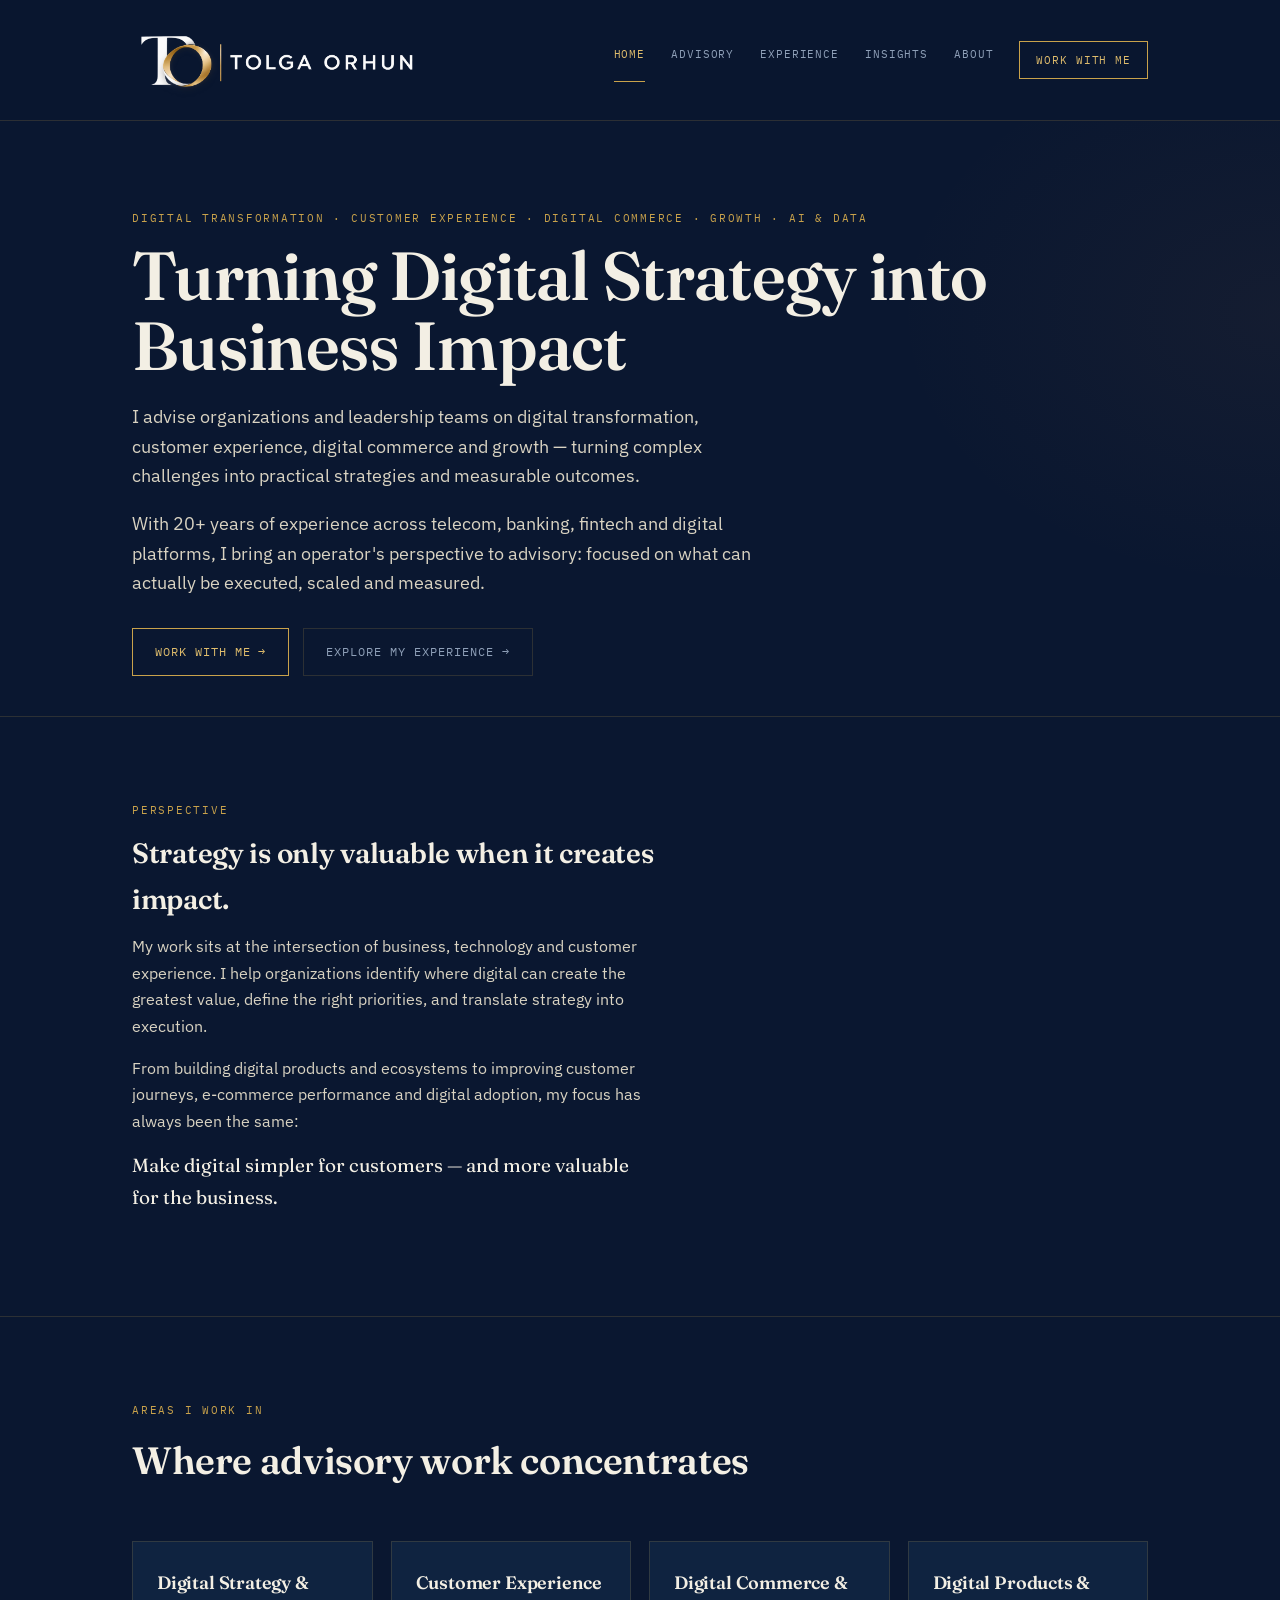
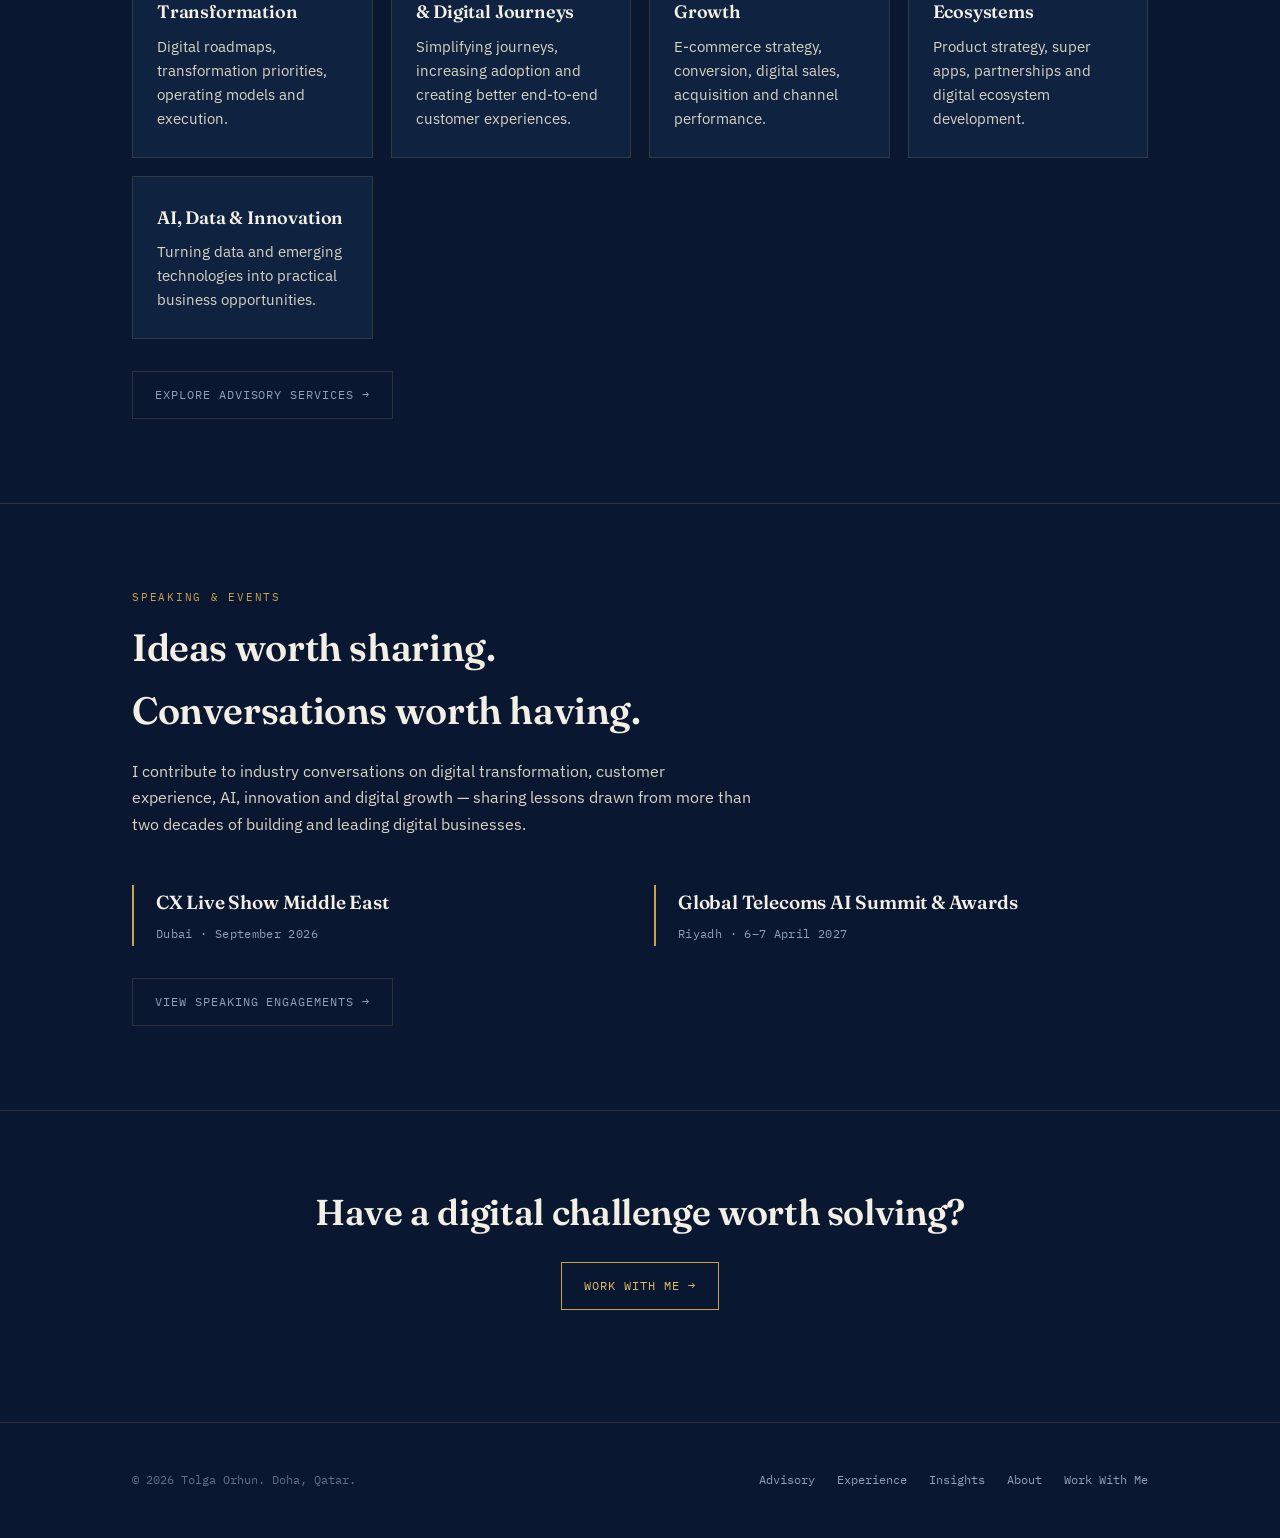
<file: index.html>
<!DOCTYPE html>
<html lang="en">
<head>
<meta charset="UTF-8" />
<meta name="viewport" content="width=device-width, initial-scale=1.0" />
<title>Tolga Orhun — Turning Digital Strategy into Business Impact</title>
<meta name="description" content="Tolga Orhun advises organizations and leadership teams on digital transformation, customer experience, digital commerce and growth." />
<link rel="icon" type="image/png" href="favicon.png" />
<link rel="preconnect" href="https://fonts.googleapis.com">
<link rel="preconnect" href="https://fonts.gstatic.com" crossorigin>
<link href="https://fonts.googleapis.com/css2?family=Fraunces:opsz,wght@9..144,500;9..144,600;9..144,700&family=IBM+Plex+Sans:wght@400;500;600&family=IBM+Plex+Mono:wght@400;500&display=swap" rel="stylesheet">
<link rel="stylesheet" href="styles.css" />
</head>
<body>

<nav class="site-nav">
  <div class="wrap">
    <a class="brand" href="index.html"><span class="brand-lockup"><img src="logo-light.png" alt="Tolga Orhun"></span></a>
    <button class="nav-toggle" id="navToggle" aria-label="Toggle menu" aria-expanded="false">☰</button>
    <div class="nav-links" id="navLinks">
      <a href="index.html" aria-current="page">Home</a>
      <a href="advisory.html">Advisory</a>
      <a href="experience.html">Experience</a>
      <a href="insights.html">Insights</a>
      <a href="about.html">About</a>
      <a href="work-with-me.html" class="nav-cta">Work With Me</a>
    </div>
  </div>
</nav>

<header class="hero">
  <div class="wrap">
    <p class="eyebrow">Digital Transformation · Customer Experience · Digital Commerce · Growth · AI &amp; Data</p>
    <h1>Turning Digital Strategy into Business Impact</h1>
    <p class="pitch">I advise organizations and leadership teams on digital transformation, customer experience, digital commerce and growth — turning complex challenges into practical strategies and measurable outcomes.</p>
    <p class="pitch">With 20+ years of experience across telecom, banking, fintech and digital platforms, I bring an operator's perspective to advisory: focused on what can actually be executed, scaled and measured.</p>
    <div class="hero-actions">
      <a class="btn" href="work-with-me.html">Work With Me →</a>
      <a class="btn ghost" href="experience.html">Explore My Experience →</a>
    </div>
  </div>
</header>

<section class="section">
  <div class="wrap two-col">
    <div>
      <p class="eyebrow">Perspective</p>
      <h2 style="font-size:28px; margin-top:10px;">Strategy is only valuable when it creates impact.</h2>
      <p>My work sits at the intersection of business, technology and customer experience. I help organizations identify where digital can create the greatest value, define the right priorities, and translate strategy into execution.</p>
      <p>From building digital products and ecosystems to improving customer journeys, e-commerce performance and digital adoption, my focus has always been the same:</p>
      <p style="font-family:var(--font-display); font-size:19px; color:var(--ivory);">Make digital simpler for customers — and more valuable for the business.</p>
    </div>
  </div>
</section>

<hr class="divider" />

<section class="section">
  <div class="wrap">
    <div class="section-head">
      <p class="eyebrow">Areas I Work In</p>
      <h2>Where advisory work concentrates</h2>
    </div>

    <div class="mini-cards">
      <div class="mini-card">
        <h3>Digital Strategy &amp; Transformation</h3>
        <p>Digital roadmaps, transformation priorities, operating models and execution.</p>
      </div>

      <div class="mini-card">
        <h3>Customer Experience &amp; Digital Journeys</h3>
        <p>Simplifying journeys, increasing adoption and creating better end-to-end customer experiences.</p>
      </div>

      <div class="mini-card">
        <h3>Digital Commerce &amp; Growth</h3>
        <p>E-commerce strategy, conversion, digital sales, acquisition and channel performance.</p>
      </div>

      <div class="mini-card">
        <h3>Digital Products &amp; Ecosystems</h3>
        <p>Product strategy, super apps, partnerships and digital ecosystem development.</p>
      </div>

      <div class="mini-card">
        <h3>AI, Data &amp; Innovation</h3>
        <p>Turning data and emerging technologies into practical business opportunities.</p>
      </div>
    </div>

    <div style="margin-top:32px;">
      <a class="btn ghost" href="advisory.html">Explore Advisory Services →</a>
    </div>
  </div>
</section>

<hr class="divider" />

<section class="section">
  <div class="wrap">
    <div class="section-head">
      <p class="eyebrow">Speaking &amp; Events</p>
      <h2>Ideas worth sharing. Conversations worth having.</h2>
      <p style="max-width:620px; margin-top:10px;">I contribute to industry conversations on digital transformation, customer experience, AI, innovation and digital growth — sharing lessons drawn from more than two decades of building and leading digital businesses.</p>
    </div>

    <div class="speaking-preview-grid">

      <div class="speaking-preview-card">
        <h3>CX Live Show Middle East</h3>
        <p>Dubai · September 2026</p>
      </div>

      <div class="speaking-preview-card">
        <h3>Global Telecoms AI Summit &amp; Awards</h3>
        <p>Riyadh · 6–7 April 2027</p>
      </div>

    </div>

    <div style="margin-top:32px;">
      <a class="btn ghost" href="about.html#speaking">View Speaking Engagements →</a>
    </div>
  </div>
</section>

<section class="cta-band">
  <div class="wrap">
    <h2>Have a digital challenge worth solving?</h2>
    <a class="btn" href="work-with-me.html">Work With Me →</a>
  </div>
</section>

<footer class="site-footer">
  <div class="wrap footer-row">
    <p>© 2026 Tolga Orhun. Doha, Qatar.</p>
    <div class="footer-links">
      <a href="advisory.html">Advisory</a>
      <a href="experience.html">Experience</a>
      <a href="insights.html">Insights</a>
      <a href="about.html">About</a>
      <a href="work-with-me.html">Work With Me</a>
    </div>
  </div>
</footer>

<script src="script.js"></script>
</body>
</html>
</file>
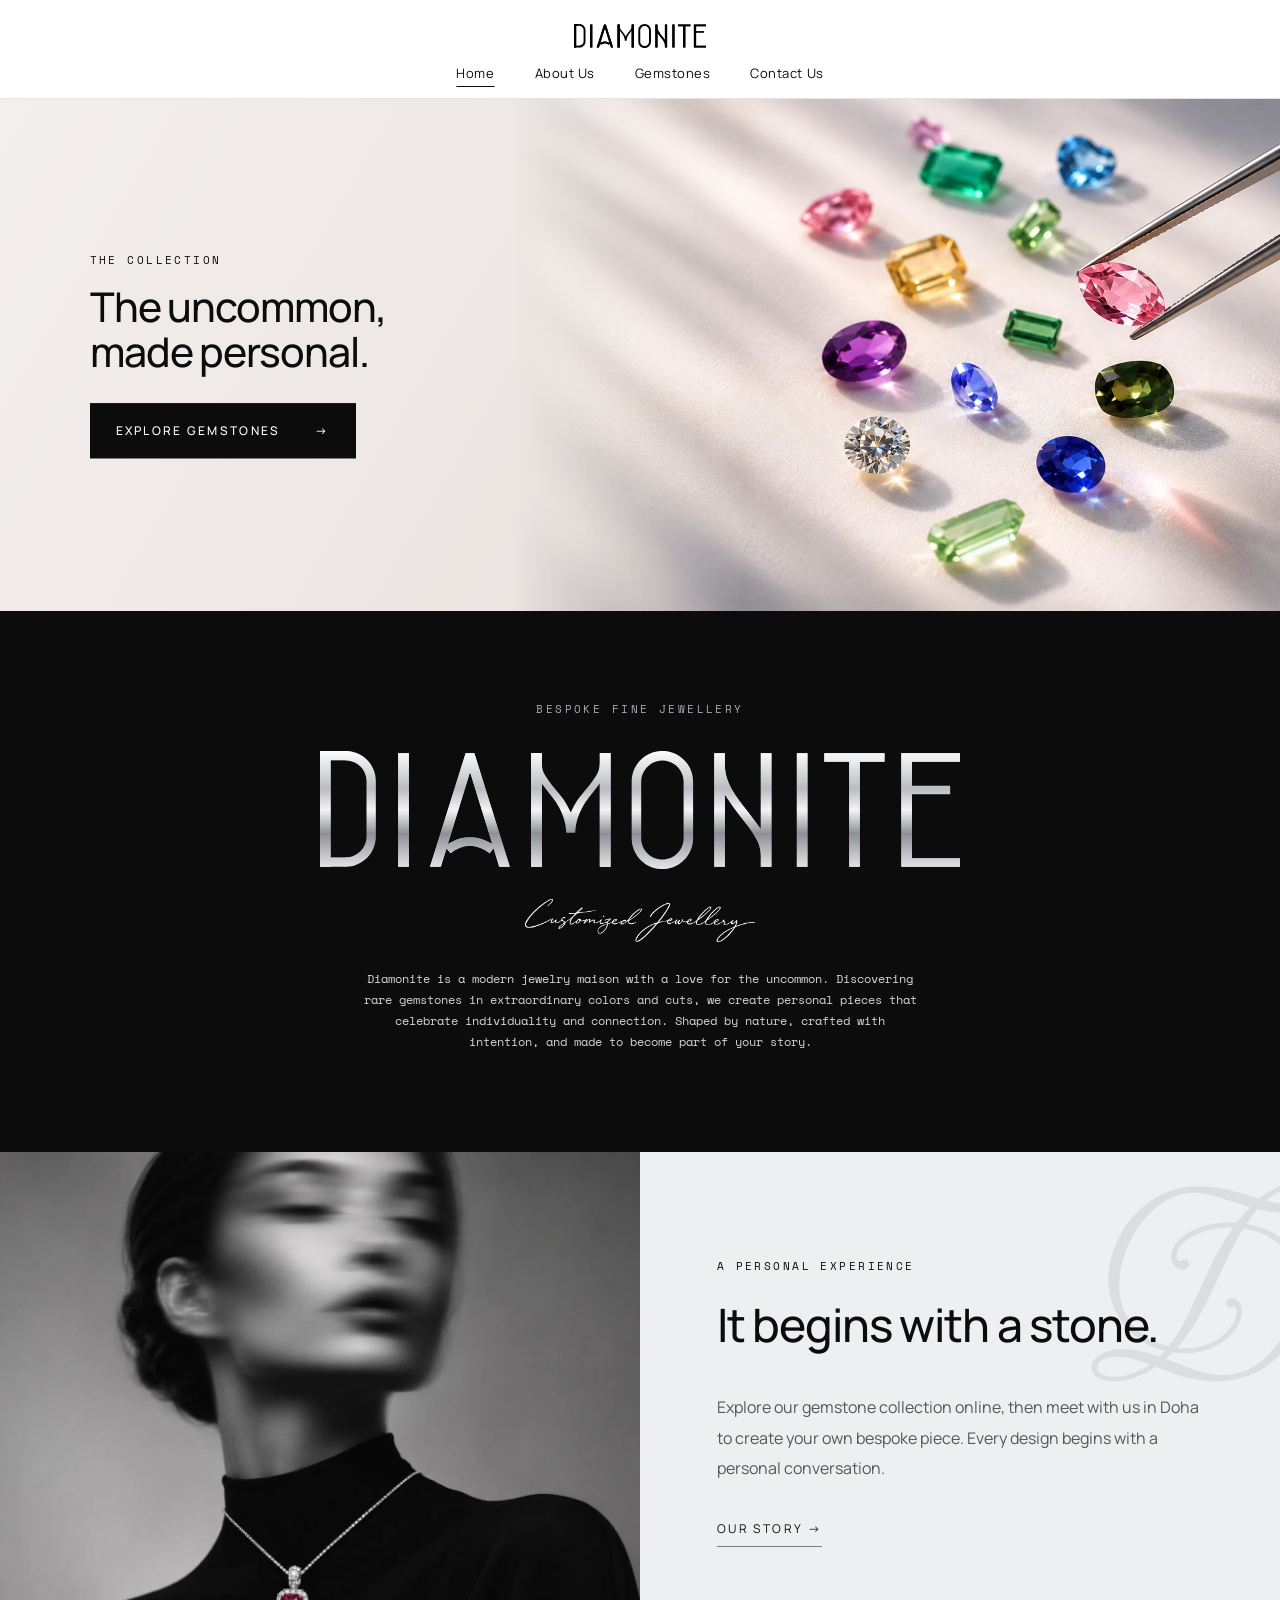
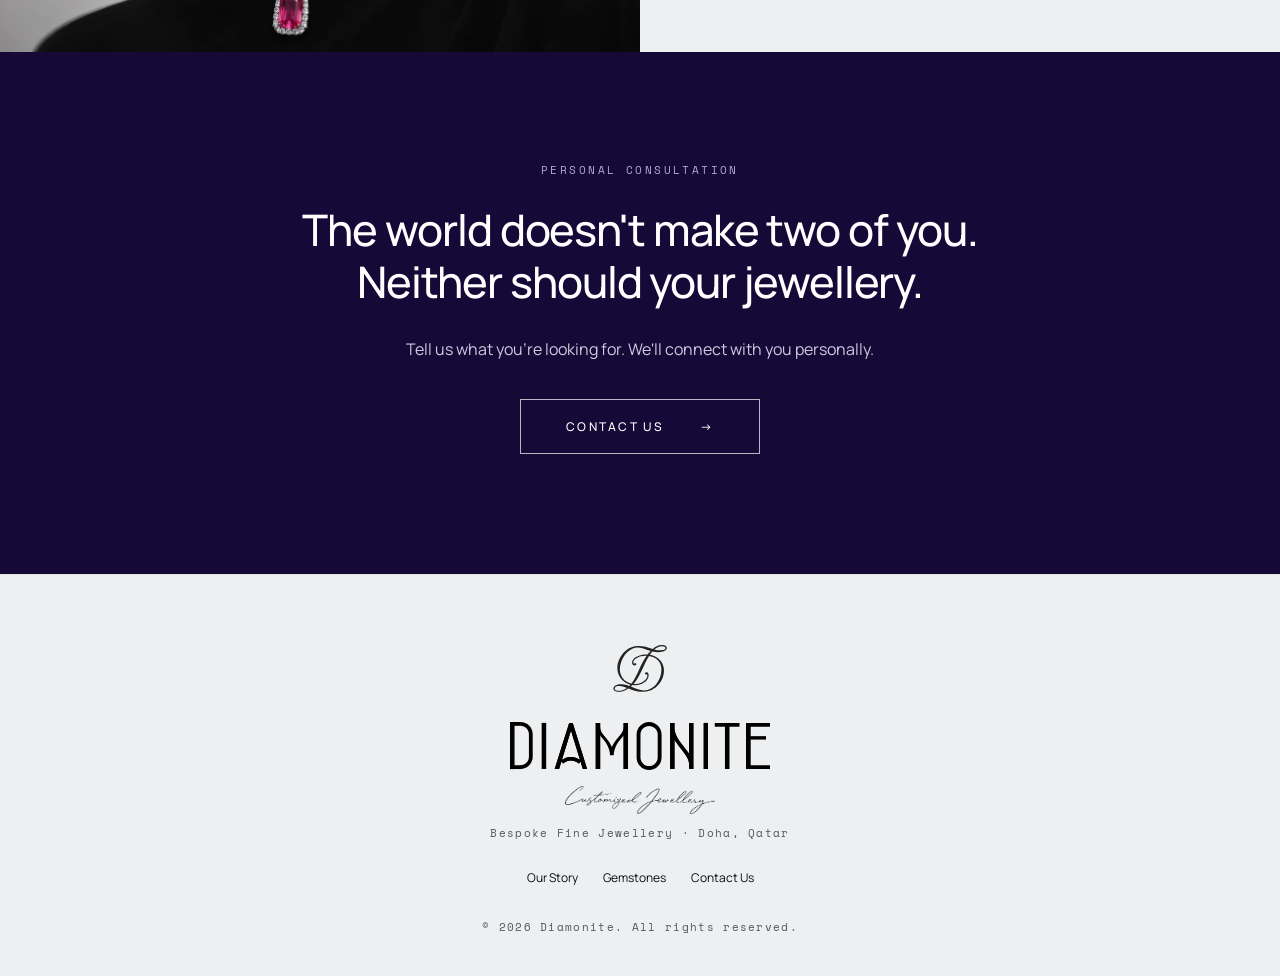
<file: diamonite/index.html>
<!doctype html><html lang="en"><head><meta charset="utf-8"><meta name="viewport" content="width=device-width, initial-scale=1"><meta name="theme-color" content="#ffffff"><meta name="description" content="Diamonite — bespoke fine jewellery in Doha. Discover gemstones and create something uniquely yours."><title>Uniquely Yours | Diamonite</title><link rel="preconnect" href="https://fonts.googleapis.com"><link rel="preconnect" href="https://fonts.gstatic.com" crossorigin><link rel="stylesheet" href="https://fonts.googleapis.com/css2?family=Manrope:wght@300;400;500;600&family=Space+Mono&display=swap"><link rel="icon" href="assets/brand/favicon.svg" type="image/svg+xml"><link rel="stylesheet" href="style.css?v=9"></head><body><header class="header"><button class="menu-toggle" aria-label="Open menu" aria-expanded="false">☰</button><a class="brand" href="index.html"><img src="assets/brand/wordmark.svg" alt="Diamonite" width="937" height="172"></a><nav class="desktop-nav" aria-label="Main navigation"><a href="index.html" aria-current="page">Home</a><a href="about.html">About Us</a><a href="gemstones.html">Gemstones</a><a href="contact.html">Contact Us</a></nav><a class="header-contact" href="contact.html">CONTACT</a></header><nav class="mobile-nav" aria-label="Mobile navigation"><a href="index.html" aria-current="page">Home</a><a href="about.html">About Us</a><a href="gemstones.html">Gemstones</a><a href="contact.html">Contact Us</a></nav><main><section class="home-hero"><picture><img src="assets/hero-gems.webp" alt="Loose coloured gemstones on a white surface, one held in tweezers" width="1536" height="1024" fetchpriority="high"></picture><div class="hero-copy"><div class="eyebrow">THE COLLECTION</div><p class="hero-title">The uncommon,<br>made personal.</p><a class="button dark" href="gemstones.html">EXPLORE GEMSTONES <span aria-hidden="true">→</span></a></div></section><section class="intro"><div class="eyebrow">BESPOKE FINE JEWELLERY</div><h1 class="intro-wordmark"><span class="visually-hidden">Diamonite — Uniquely Yours</span></h1><img class="intro-script" src="assets/brand/script.png" alt="Customized Jewellery" width="376" height="71"><p class="intro-statement">Diamonite is a modern jewelry maison with a love for the uncommon. Discovering rare gemstones in extraordinary colors and cuts, we create personal pieces that celebrate individuality and connection. Shaped by nature, crafted with intention, and made to become part of your story.</p></section><section class="home-story"><div class="home-story-image"><img src="assets/editorial-1.webp" loading="lazy" alt="Editorial portrait with a colourful gemstone pendant"></div><div class="home-story-copy"><img class="story-monogram" src="assets/brand/monogram.svg" alt="" width="320" height="278"><div class="eyebrow">A PERSONAL EXPERIENCE</div><h2>It begins with a stone.</h2><p>Explore our gemstone collection online, then meet with us in Doha to create your own bespoke piece. Every design begins with a personal conversation.</p><a class="text-link" href="about.html">OUR STORY →</a></div></section><section class="consult"><div class="eyebrow">PERSONAL CONSULTATION</div><h2>The world doesn't make two of you. Neither should your jewellery.</h2><p>Tell us what you're looking for. We'll connect with you personally.</p><a class="button light" href="contact.html">CONTACT US <span aria-hidden="true">→</span></a></section></main><footer><img class="footer-monogram" src="assets/brand/monogram.svg" alt="" width="320" height="278"><img class="footer-wordmark" src="assets/brand/wordmark.svg" alt="Diamonite" width="937" height="172"><img class="footer-script" src="assets/brand/script.png" alt="Customized Jewellery" width="376" height="71"><p>Bespoke Fine Jewellery · Doha, Qatar</p><div class="footer-links"><a href="about.html">Our Story</a><a href="gemstones.html">Gemstones</a><a href="contact.html">Contact Us</a></div><small>© 2026 Diamonite. All rights reserved.</small></footer><script src="app.js?v=9" defer></script></body></html>
</file>
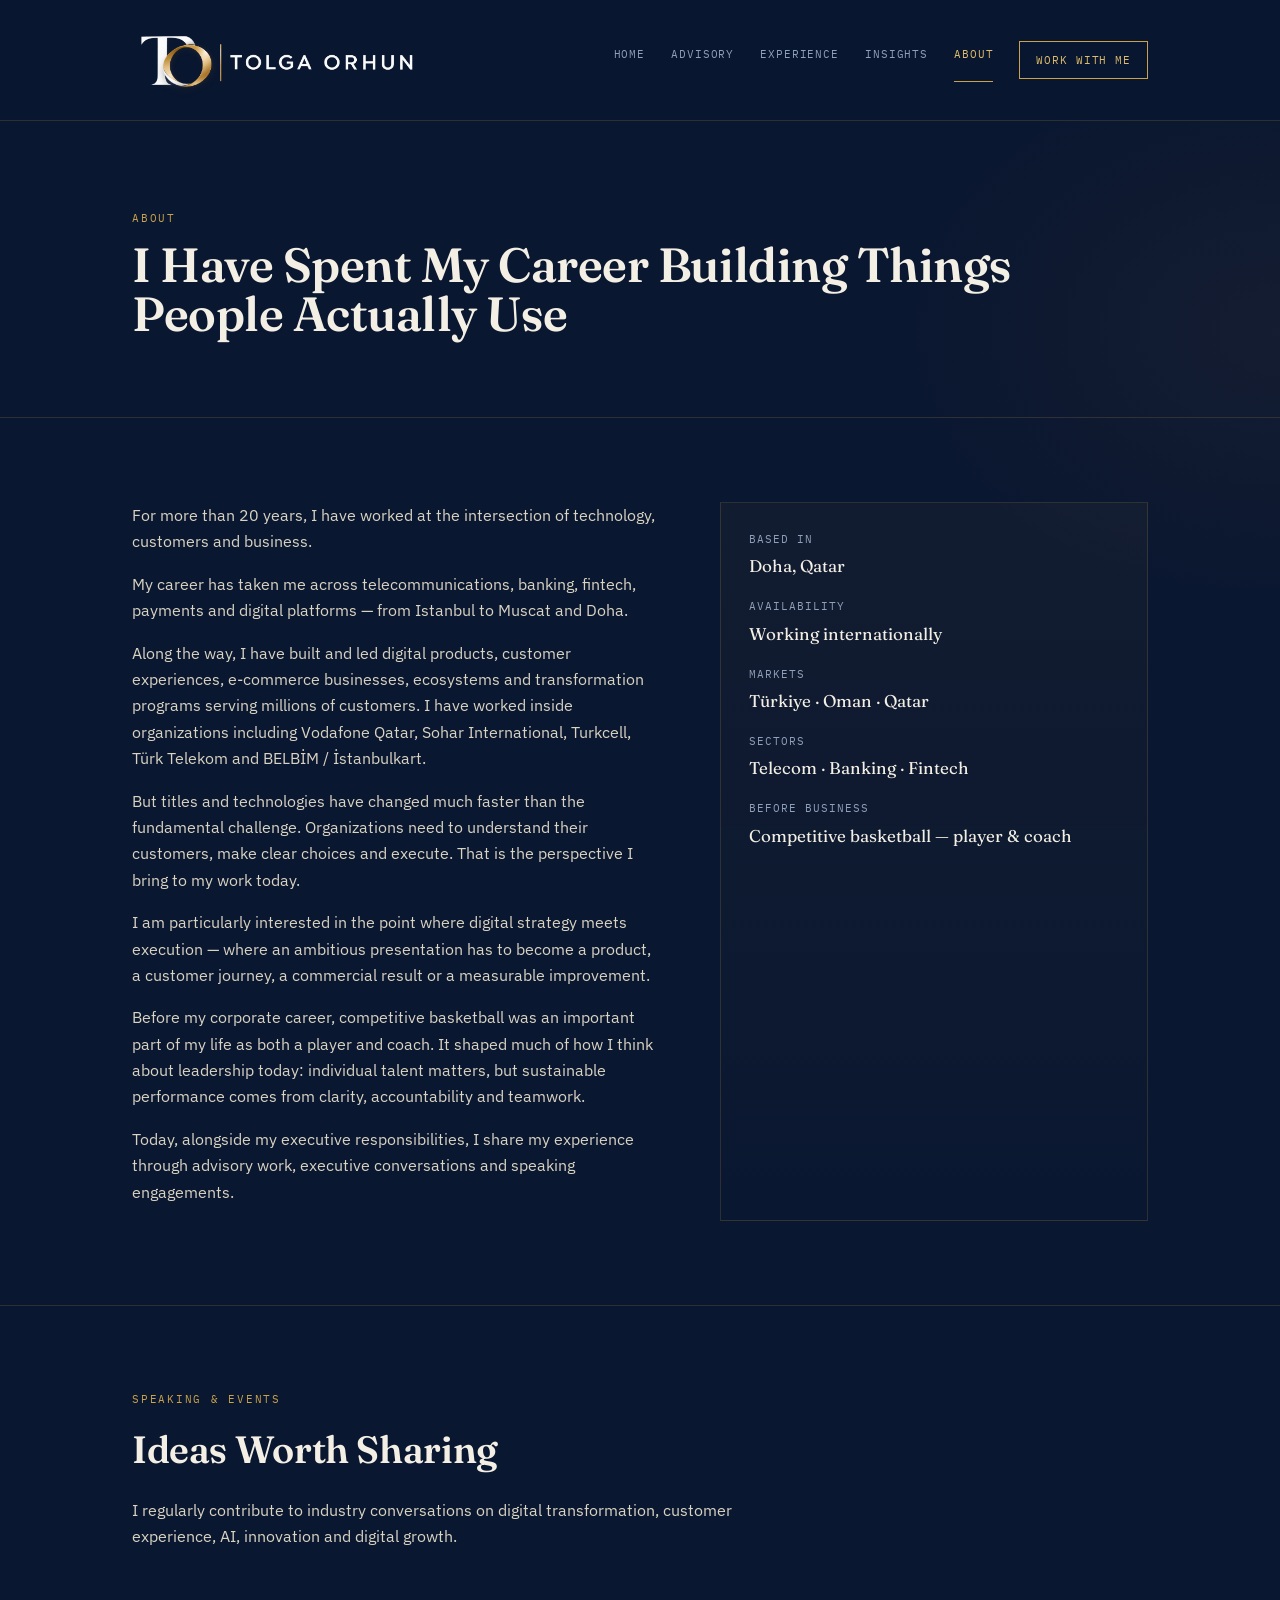
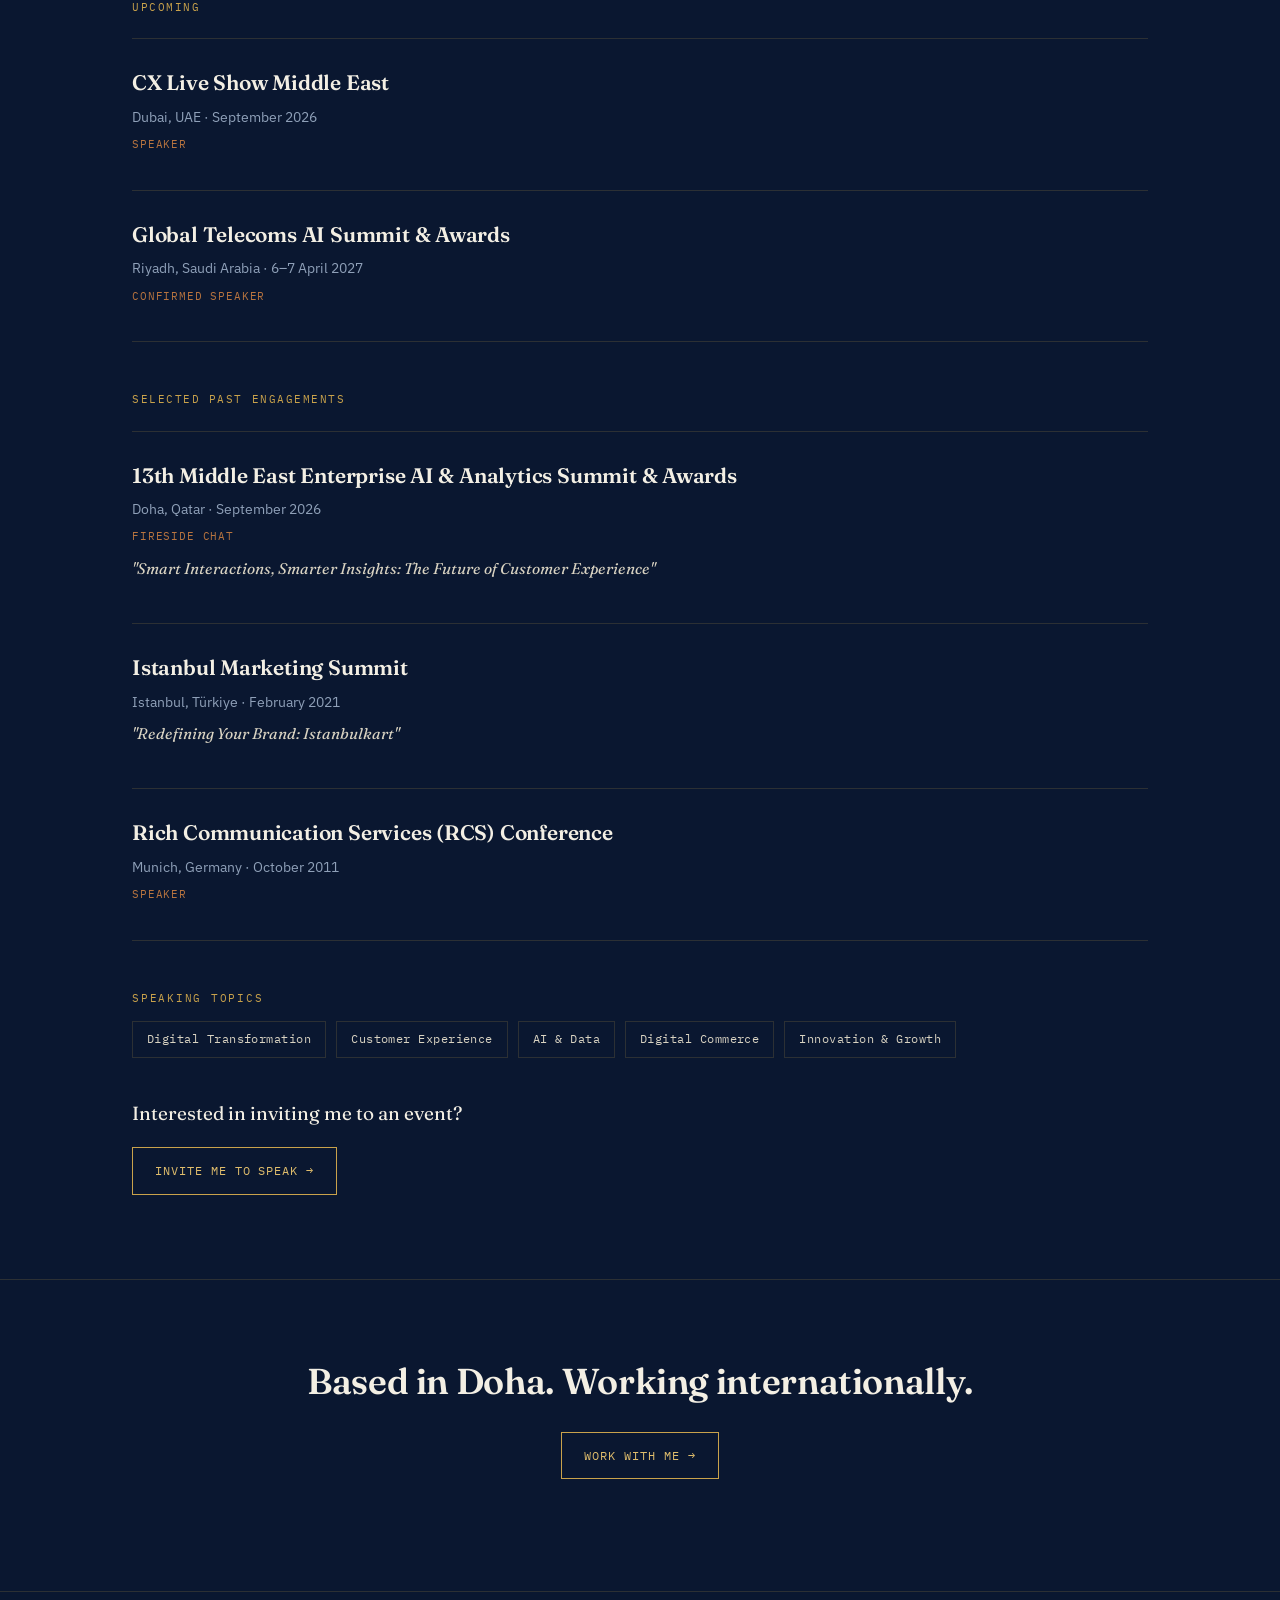
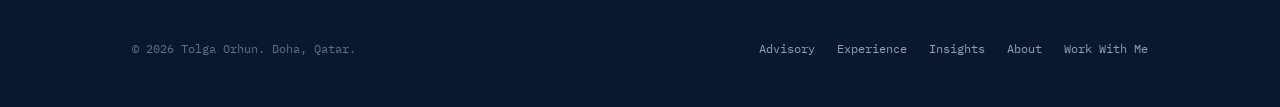
<file: about.html>
<!DOCTYPE html>
<html lang="en">
<head>
<meta charset="UTF-8" />
<meta name="viewport" content="width=device-width, initial-scale=1.0" />
<title>About — Tolga Orhun</title>
<link rel="icon" type="image/png" href="favicon.png" />
<link rel="preconnect" href="https://fonts.googleapis.com">
<link rel="preconnect" href="https://fonts.gstatic.com" crossorigin>
<link href="https://fonts.googleapis.com/css2?family=Fraunces:opsz,wght@9..144,500;9..144,600;9..144,700&family=IBM+Plex+Sans:wght@400;500;600&family=IBM+Plex+Mono:wght@400;500&display=swap" rel="stylesheet">
<link rel="stylesheet" href="styles.css" />
</head>
<body>

<nav class="site-nav">
  <div class="wrap">
    <a class="brand" href="index.html"><span class="brand-lockup"><img src="logo-light.png" alt="Tolga Orhun"></span></a>
    <button class="nav-toggle" id="navToggle" aria-label="Toggle menu" aria-expanded="false">☰</button>
    <div class="nav-links" id="navLinks">
      <a href="index.html">Home</a>
      <a href="advisory.html">Advisory</a>
      <a href="experience.html">Experience</a>
      <a href="insights.html">Insights</a>
      <a href="about.html" aria-current="page">About</a>
      <a href="work-with-me.html" class="nav-cta">Work With Me</a>
    </div>
  </div>
</nav>

<header class="hero" style="padding-bottom:56px;">
  <div class="wrap">
    <p class="eyebrow">About</p>
    <h1 style="font-size:clamp(32px,5vw,48px);">I Have Spent My Career Building Things People Actually Use</h1>
  </div>
</header>

<section class="section">
  <div class="wrap two-col">
    <div>
      <p>For more than 20 years, I have worked at the intersection of technology, customers and business.</p>
      <p>My career has taken me across telecommunications, banking, fintech, payments and digital platforms — from Istanbul to Muscat and Doha.</p>
      <p>Along the way, I have built and led digital products, customer experiences, e-commerce businesses, ecosystems and transformation programs serving millions of customers. I have worked inside organizations including Vodafone Qatar, Sohar International, Turkcell, Türk Telekom and BELBİM / İstanbulkart.</p>
      <p>But titles and technologies have changed much faster than the fundamental challenge. Organizations need to understand their customers, make clear choices and execute. That is the perspective I bring to my work today.</p>
      <p>I am particularly interested in the point where digital strategy meets execution — where an ambitious presentation has to become a product, a customer journey, a commercial result or a measurable improvement.</p>
      <p>Before my corporate career, competitive basketball was an important part of my life as both a player and coach. It shaped much of how I think about leadership today: individual talent matters, but sustainable performance comes from clarity, accountability and teamwork.</p>
      <p>Today, alongside my executive responsibilities, I share my experience through advisory work, executive conversations and speaking engagements.</p>
    </div>
    <div class="info-card">
      <dl>
        <dt>Based in</dt>
        <dd>Doha, Qatar</dd>
        <dt>Availability</dt>
        <dd>Working internationally</dd>
        <dt>Markets</dt>
        <dd>Türkiye · Oman · Qatar</dd>
        <dt>Sectors</dt>
        <dd>Telecom · Banking · Fintech</dd>
        <dt>Before business</dt>
        <dd>Competitive basketball — player &amp; coach</dd>
      </dl>
    </div>
  </div>
</section>

<hr class="divider" />

<section class="section" id="speaking">
  <div class="wrap">
    <div class="section-head">
      <p class="eyebrow">Speaking &amp; Events</p>
      <h2>Ideas Worth Sharing</h2>
      <p style="max-width:620px; margin-top:10px;">I regularly contribute to industry conversations on digital transformation, customer experience, AI, innovation and digital growth.</p>
    </div>

    <div class="speaking-group">
      <p class="speaking-group-label">Upcoming</p>

      <div class="speaking-event">
        <h3>CX Live Show Middle East</h3>
        <p class="speaking-meta">Dubai, UAE · September 2026</p>
        <p class="speaking-role">Speaker</p>
      </div>

      <div class="speaking-event">
        <h3>Global Telecoms AI Summit &amp; Awards</h3>
        <p class="speaking-meta">Riyadh, Saudi Arabia · 6–7 April 2027</p>
        <p class="speaking-role">Confirmed Speaker</p>
      </div>
    </div>

    <div class="speaking-group">
      <p class="speaking-group-label">Selected Past Engagements</p>

      <div class="speaking-event">
        <h3>13th Middle East Enterprise AI &amp; Analytics Summit &amp; Awards</h3>
        <p class="speaking-meta">Doha, Qatar · September 2026</p>
        <p class="speaking-role">Fireside Chat</p>
        <p class="speaking-topic">"Smart Interactions, Smarter Insights: The Future of Customer Experience"</p>
      </div>

      <div class="speaking-event">
        <h3>Istanbul Marketing Summit</h3>
        <p class="speaking-meta">Istanbul, Türkiye · February 2021</p>
        <p class="speaking-topic">"Redefining Your Brand: Istanbulkart"</p>
      </div>

      <div class="speaking-event">
        <h3>Rich Communication Services (RCS) Conference</h3>
        <p class="speaking-meta">Munich, Germany · October 2011</p>
        <p class="speaking-role">Speaker</p>
      </div>
    </div>

    <div style="margin-top:8px;">
      <p class="eyebrow" style="margin-bottom:14px;">Speaking Topics</p>
      <div class="tags">
        <span class="tag">Digital Transformation</span>
        <span class="tag">Customer Experience</span>
        <span class="tag">AI &amp; Data</span>
        <span class="tag">Digital Commerce</span>
        <span class="tag">Innovation &amp; Growth</span>
      </div>
    </div>

    <div style="margin-top:40px;">
      <p style="font-family:var(--font-display); font-size:19px; color:var(--ivory); margin-bottom:18px;">Interested in inviting me to an event?</p>
      <a class="btn" href="work-with-me.html">Invite Me to Speak →</a>
    </div>
  </div>
</section>

<section class="cta-band">
  <div class="wrap">
    <h2>Based in Doha. Working internationally.</h2>
    <a class="btn" href="work-with-me.html">Work With Me →</a>
  </div>
</section>

<footer class="site-footer">
  <div class="wrap footer-row">
    <p>© 2026 Tolga Orhun. Doha, Qatar.</p>
    <div class="footer-links">
      <a href="advisory.html">Advisory</a>
      <a href="experience.html">Experience</a>
      <a href="insights.html">Insights</a>
      <a href="about.html">About</a>
      <a href="work-with-me.html">Work With Me</a>
    </div>
  </div>
</footer>

<script src="script.js"></script>
</body>
</html>
</file>
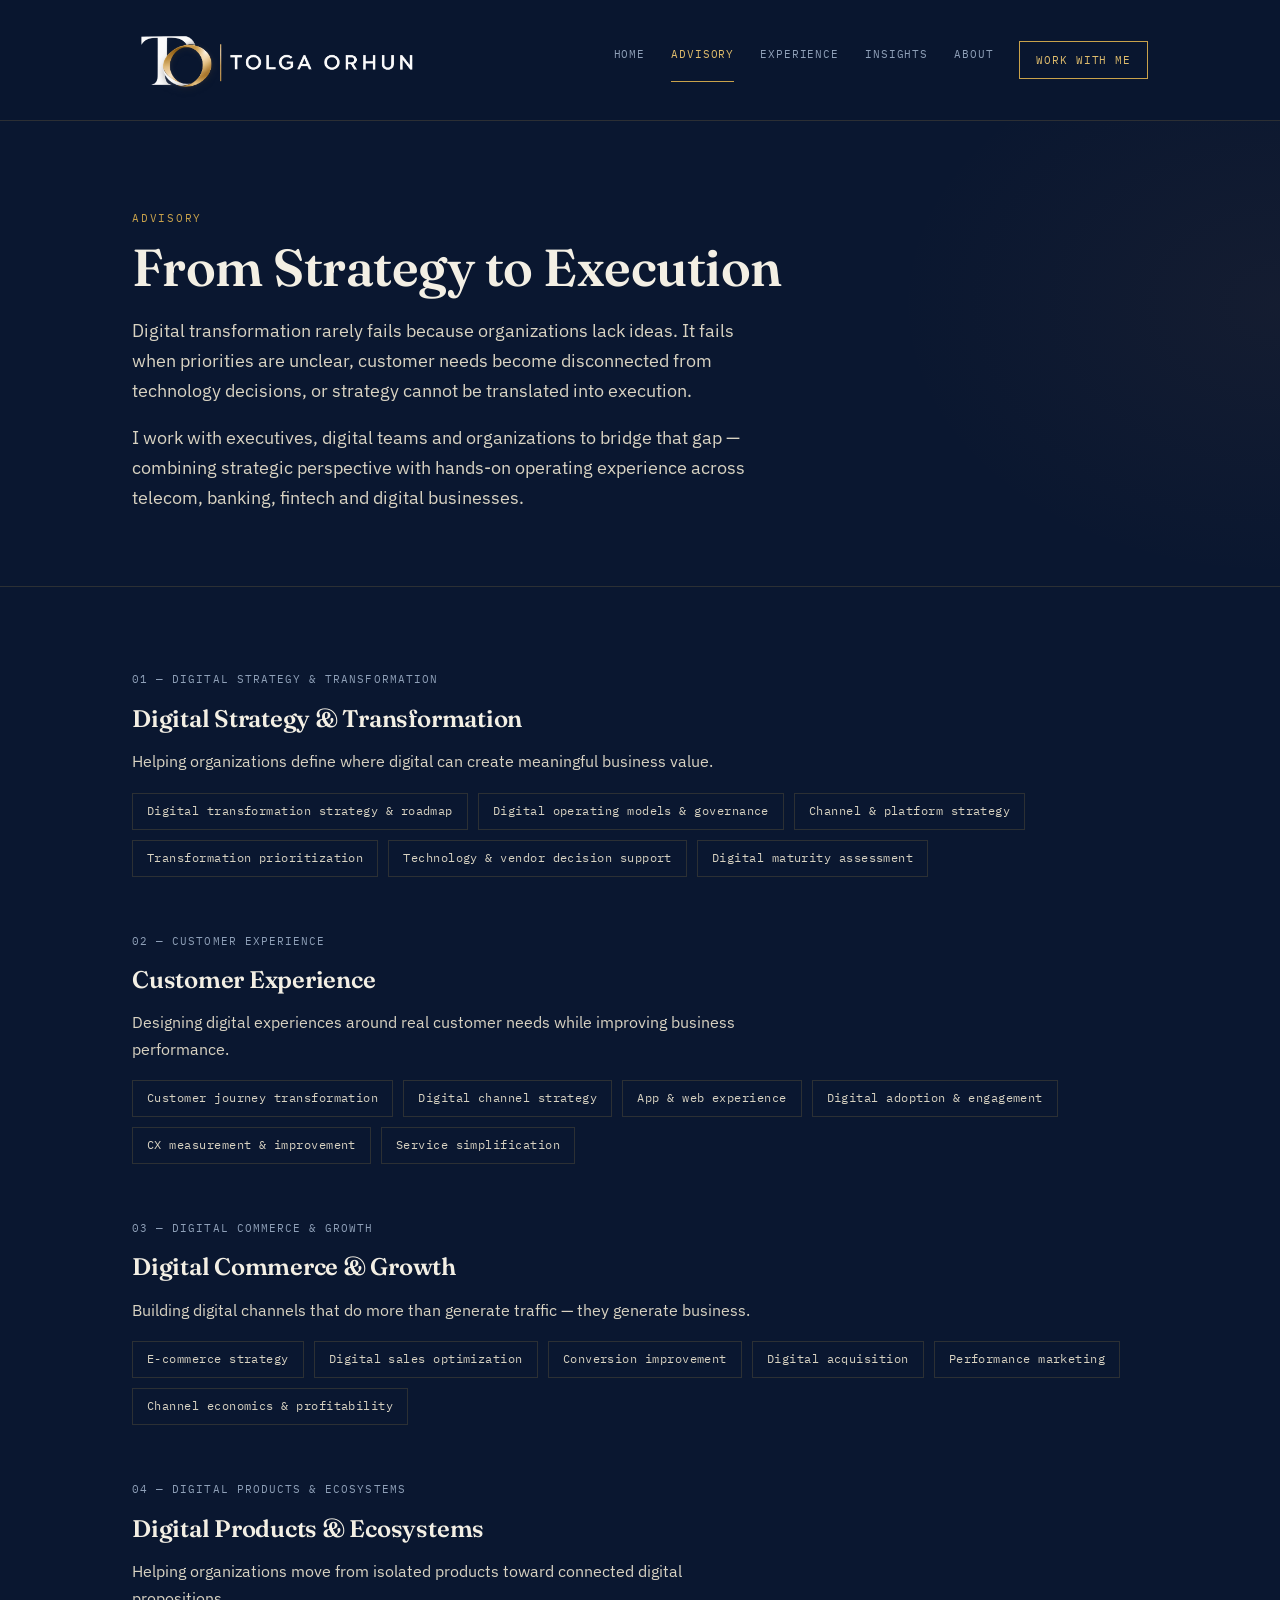
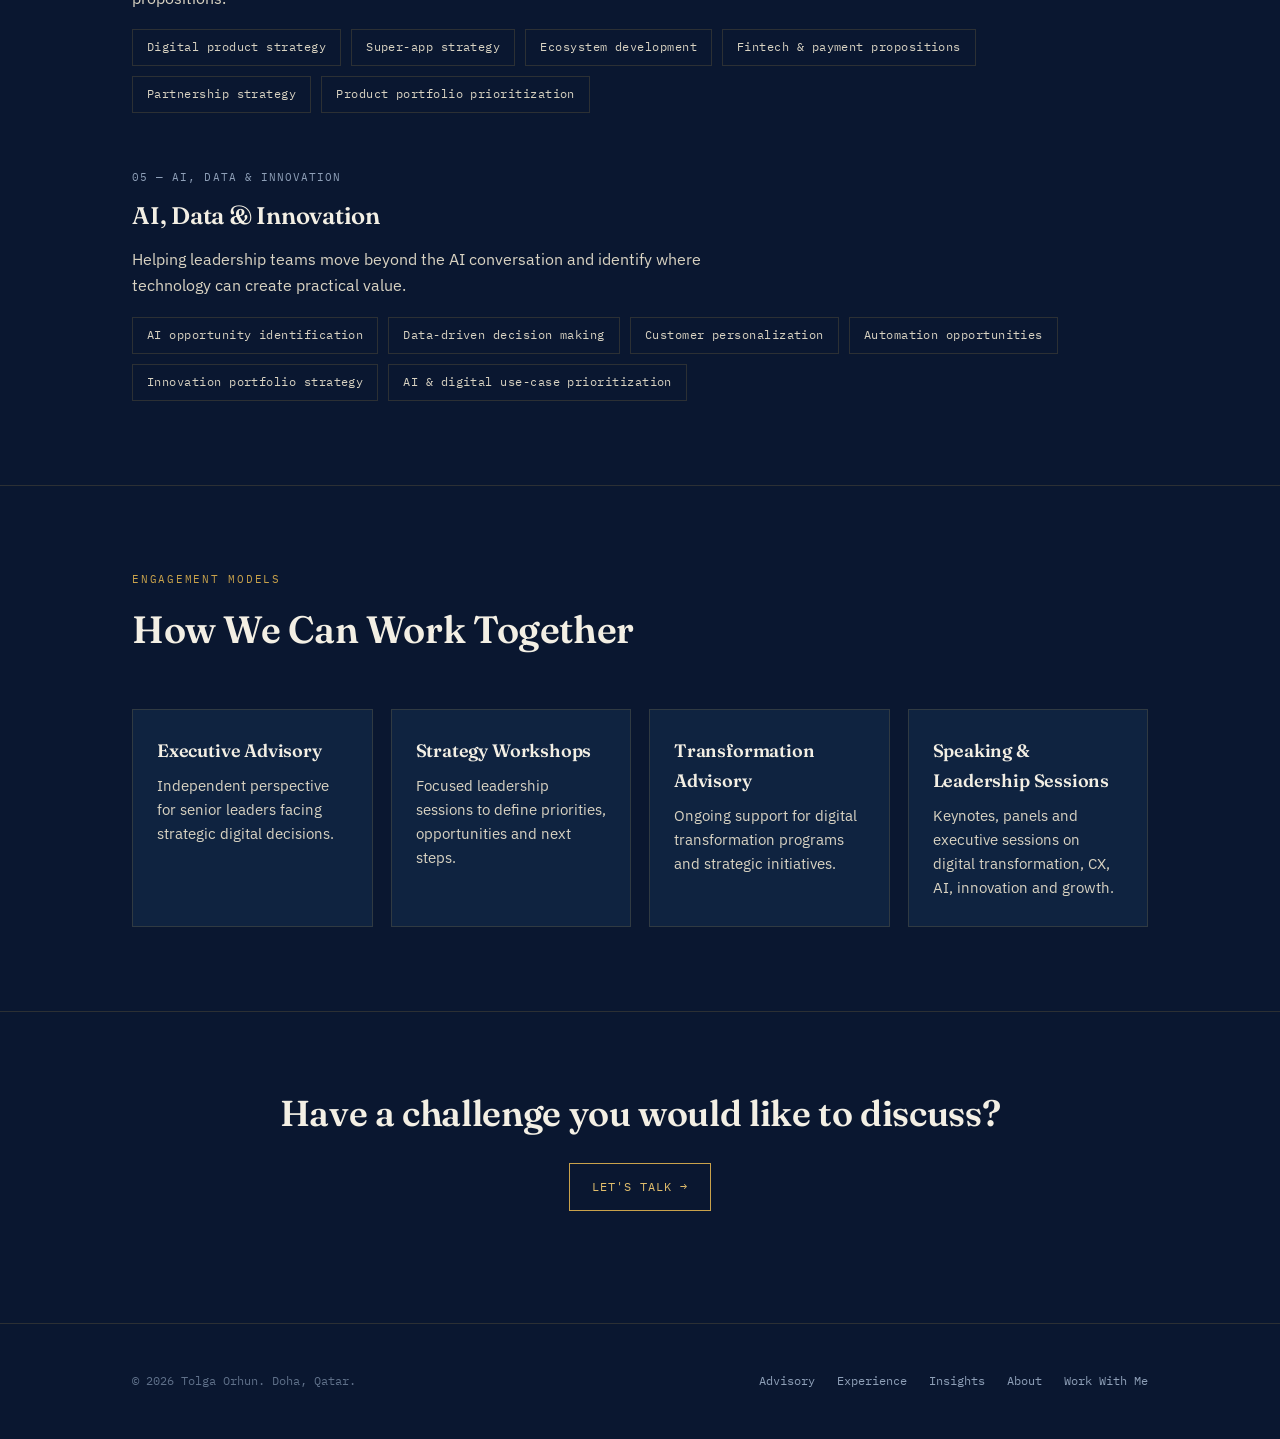
<file: advisory.html>
<!DOCTYPE html>
<html lang="en">
<head>
<meta charset="UTF-8" />
<meta name="viewport" content="width=device-width, initial-scale=1.0" />
<title>Advisory — Tolga Orhun</title>
<link rel="icon" type="image/png" href="favicon.png" />
<link rel="preconnect" href="https://fonts.googleapis.com">
<link rel="preconnect" href="https://fonts.gstatic.com" crossorigin>
<link href="https://fonts.googleapis.com/css2?family=Fraunces:opsz,wght@9..144,500;9..144,600;9..144,700&family=IBM+Plex+Sans:wght@400;500;600&family=IBM+Plex+Mono:wght@400;500&display=swap" rel="stylesheet">
<link rel="stylesheet" href="styles.css" />
</head>
<body>

<nav class="site-nav">
  <div class="wrap">
    <a class="brand" href="index.html"><span class="brand-lockup"><img src="logo-light.png" alt="Tolga Orhun"></span></a>
    <button class="nav-toggle" id="navToggle" aria-label="Toggle menu" aria-expanded="false">☰</button>
    <div class="nav-links" id="navLinks">
      <a href="index.html">Home</a>
      <a href="advisory.html" aria-current="page">Advisory</a>
      <a href="experience.html">Experience</a>
      <a href="insights.html">Insights</a>
      <a href="about.html">About</a>
      <a href="work-with-me.html" class="nav-cta">Work With Me</a>
    </div>
  </div>
</nav>

<header class="hero" style="padding-bottom:56px;">
  <div class="wrap">
    <p class="eyebrow">Advisory</p>
    <h1 style="font-size:clamp(34px,5vw,52px);">From Strategy to Execution</h1>
    <p class="pitch">Digital transformation rarely fails because organizations lack ideas. It fails when priorities are unclear, customer needs become disconnected from technology decisions, or strategy cannot be translated into execution.</p>
    <p class="pitch">I work with executives, digital teams and organizations to bridge that gap — combining strategic perspective with hands-on operating experience across telecom, banking, fintech and digital businesses.</p>
  </div>
</header>

<section class="section">
  <div class="wrap">

    <div class="service-block">
      <p class="service-eyebrow">01 — Digital Strategy &amp; Transformation</p>
      <h3>Digital Strategy &amp; Transformation</h3>
      <p class="desc">Helping organizations define where digital can create meaningful business value.</p>
      <div class="tags">
        <span class="tag">Digital transformation strategy &amp; roadmap</span>
        <span class="tag">Digital operating models &amp; governance</span>
        <span class="tag">Channel &amp; platform strategy</span>
        <span class="tag">Transformation prioritization</span>
        <span class="tag">Technology &amp; vendor decision support</span>
        <span class="tag">Digital maturity assessment</span>
      </div>
    </div>

    <div class="service-block">
      <p class="service-eyebrow">02 — Customer Experience</p>
      <h3>Customer Experience</h3>
      <p class="desc">Designing digital experiences around real customer needs while improving business performance.</p>
      <div class="tags">
        <span class="tag">Customer journey transformation</span>
        <span class="tag">Digital channel strategy</span>
        <span class="tag">App &amp; web experience</span>
        <span class="tag">Digital adoption &amp; engagement</span>
        <span class="tag">CX measurement &amp; improvement</span>
        <span class="tag">Service simplification</span>
      </div>
    </div>

    <div class="service-block">
      <p class="service-eyebrow">03 — Digital Commerce &amp; Growth</p>
      <h3>Digital Commerce &amp; Growth</h3>
      <p class="desc">Building digital channels that do more than generate traffic — they generate business.</p>
      <div class="tags">
        <span class="tag">E-commerce strategy</span>
        <span class="tag">Digital sales optimization</span>
        <span class="tag">Conversion improvement</span>
        <span class="tag">Digital acquisition</span>
        <span class="tag">Performance marketing</span>
        <span class="tag">Channel economics &amp; profitability</span>
      </div>
    </div>

    <div class="service-block">
      <p class="service-eyebrow">04 — Digital Products &amp; Ecosystems</p>
      <h3>Digital Products &amp; Ecosystems</h3>
      <p class="desc">Helping organizations move from isolated products toward connected digital propositions.</p>
      <div class="tags">
        <span class="tag">Digital product strategy</span>
        <span class="tag">Super-app strategy</span>
        <span class="tag">Ecosystem development</span>
        <span class="tag">Fintech &amp; payment propositions</span>
        <span class="tag">Partnership strategy</span>
        <span class="tag">Product portfolio prioritization</span>
      </div>
    </div>

    <div class="service-block">
      <p class="service-eyebrow">05 — AI, Data &amp; Innovation</p>
      <h3>AI, Data &amp; Innovation</h3>
      <p class="desc">Helping leadership teams move beyond the AI conversation and identify where technology can create practical value.</p>
      <div class="tags">
        <span class="tag">AI opportunity identification</span>
        <span class="tag">Data-driven decision making</span>
        <span class="tag">Customer personalization</span>
        <span class="tag">Automation opportunities</span>
        <span class="tag">Innovation portfolio strategy</span>
        <span class="tag">AI &amp; digital use-case prioritization</span>
      </div>
    </div>

  </div>
</section>

<hr class="divider" />

<section class="section">
  <div class="wrap">
    <div class="section-head">
      <p class="eyebrow">Engagement Models</p>
      <h2>How We Can Work Together</h2>
    </div>
    <div class="mini-cards">
      <div class="mini-card">
        <h3>Executive Advisory</h3>
        <p>Independent perspective for senior leaders facing strategic digital decisions.</p>
      </div>
      <div class="mini-card">
        <h3>Strategy Workshops</h3>
        <p>Focused leadership sessions to define priorities, opportunities and next steps.</p>
      </div>
      <div class="mini-card">
        <h3>Transformation Advisory</h3>
        <p>Ongoing support for digital transformation programs and strategic initiatives.</p>
      </div>
      <div class="mini-card">
        <h3>Speaking &amp; Leadership Sessions</h3>
        <p>Keynotes, panels and executive sessions on digital transformation, CX, AI, innovation and growth.</p>
      </div>
    </div>
  </div>
</section>

<section class="cta-band">
  <div class="wrap">
    <h2>Have a challenge you would like to discuss?</h2>
    <a class="btn" href="work-with-me.html">Let's Talk →</a>
  </div>
</section>

<footer class="site-footer">
  <div class="wrap footer-row">
    <p>© 2026 Tolga Orhun. Doha, Qatar.</p>
    <div class="footer-links">
      <a href="advisory.html">Advisory</a>
      <a href="experience.html">Experience</a>
      <a href="insights.html">Insights</a>
      <a href="about.html">About</a>
      <a href="work-with-me.html">Work With Me</a>
    </div>
  </div>
</footer>

<script src="script.js"></script>
</body>
</html>
</file>
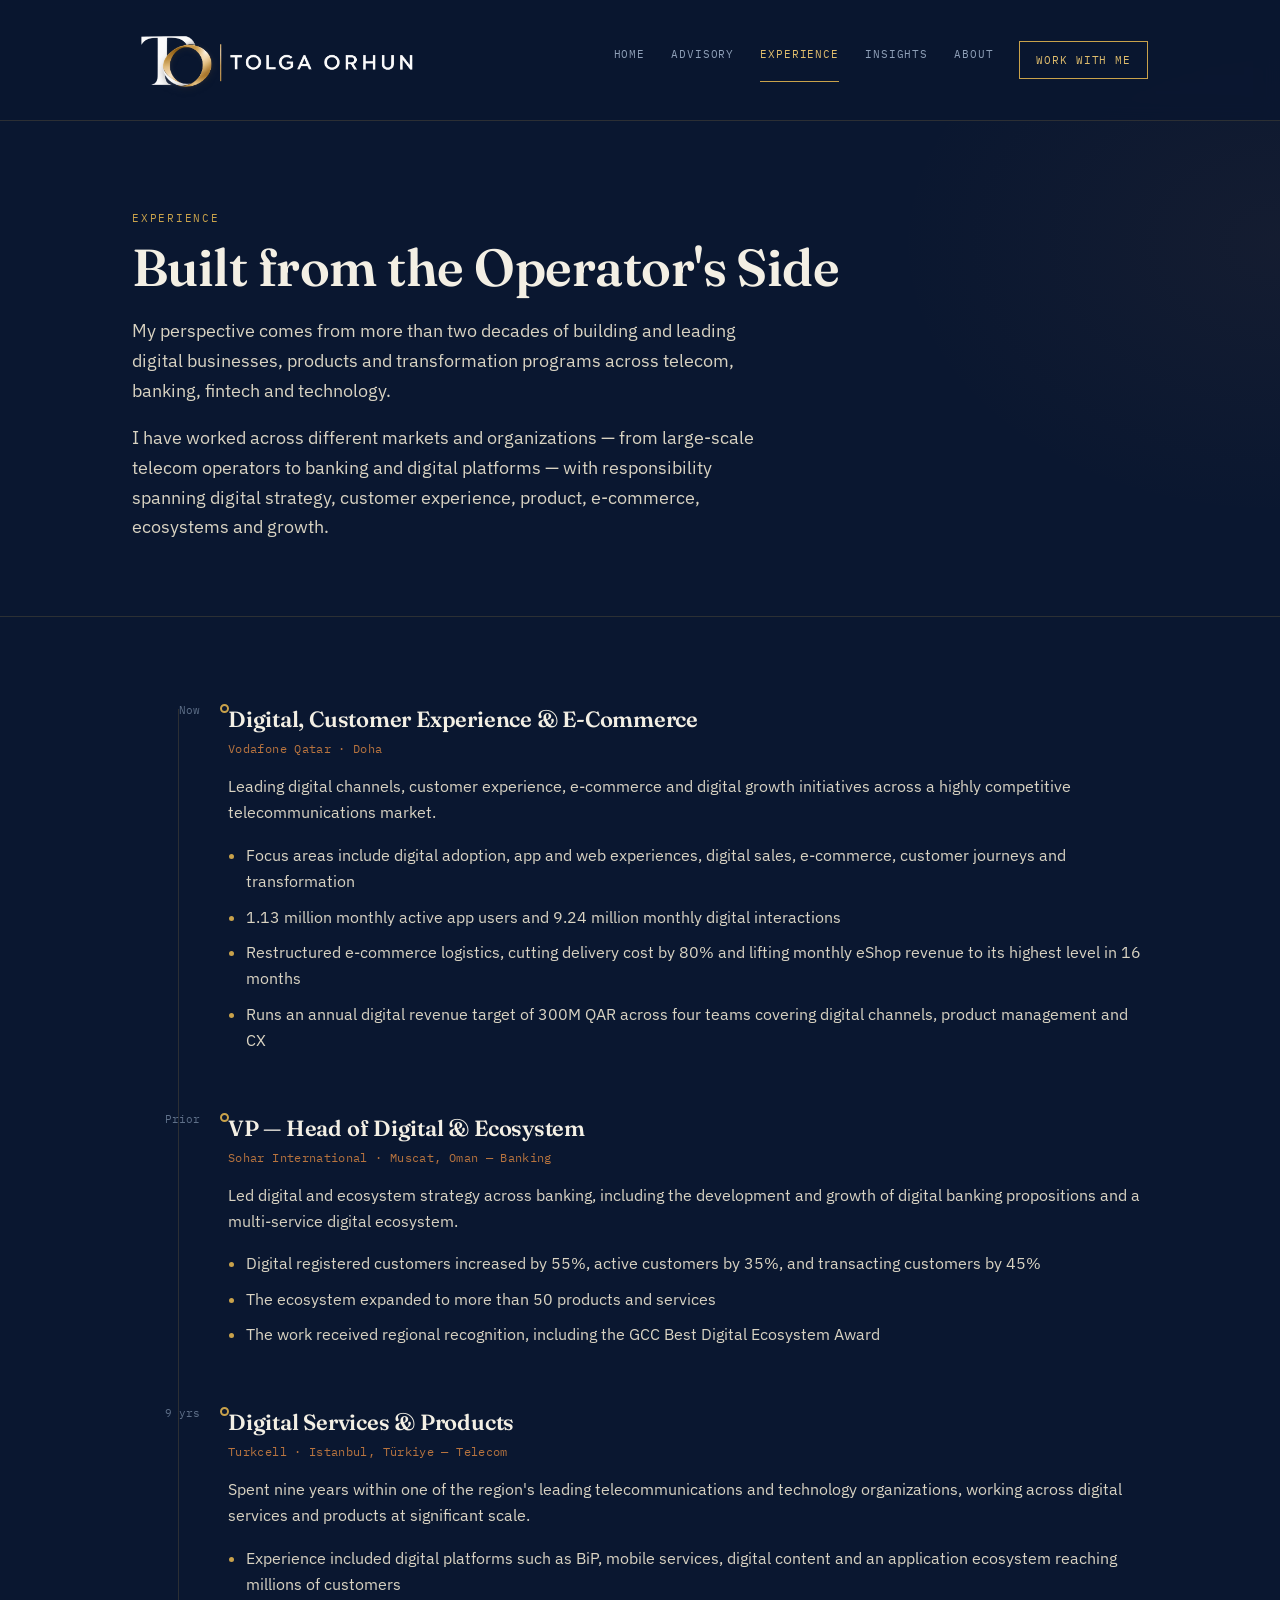
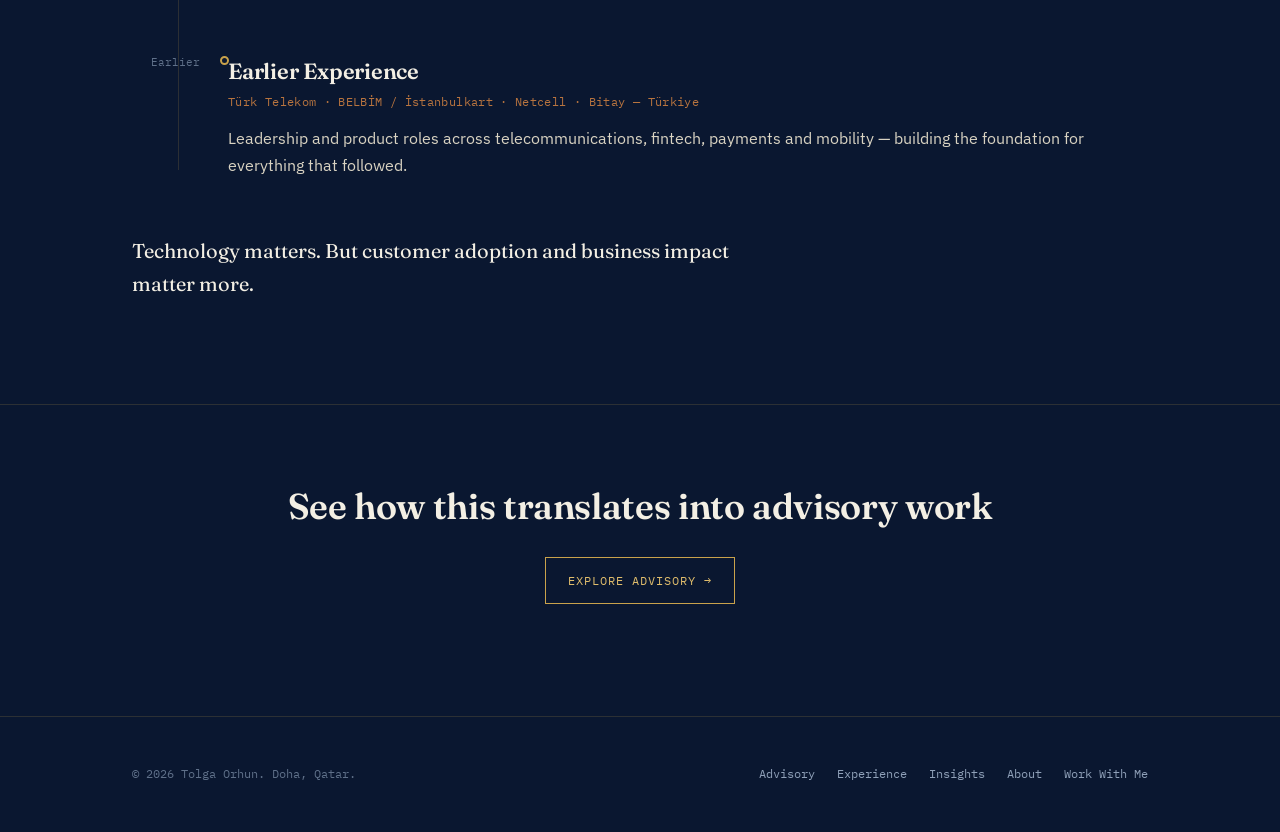
<file: experience.html>
<!DOCTYPE html>
<html lang="en">
<head>
<meta charset="UTF-8" />
<meta name="viewport" content="width=device-width, initial-scale=1.0" />
<title>Experience — Tolga Orhun</title>
<link rel="icon" type="image/png" href="favicon.png" />
<link rel="preconnect" href="https://fonts.googleapis.com">
<link rel="preconnect" href="https://fonts.gstatic.com" crossorigin>
<link href="https://fonts.googleapis.com/css2?family=Fraunces:opsz,wght@9..144,500;9..144,600;9..144,700&family=IBM+Plex+Sans:wght@400;500;600&family=IBM+Plex+Mono:wght@400;500&display=swap" rel="stylesheet">
<link rel="stylesheet" href="styles.css" />
</head>
<body>

<nav class="site-nav">
  <div class="wrap">
    <a class="brand" href="index.html"><span class="brand-lockup"><img src="logo-light.png" alt="Tolga Orhun"></span></a>
    <button class="nav-toggle" id="navToggle" aria-label="Toggle menu" aria-expanded="false">☰</button>
    <div class="nav-links" id="navLinks">
      <a href="index.html">Home</a>
      <a href="advisory.html">Advisory</a>
      <a href="experience.html" aria-current="page">Experience</a>
      <a href="insights.html">Insights</a>
      <a href="about.html">About</a>
      <a href="work-with-me.html" class="nav-cta">Work With Me</a>
    </div>
  </div>
</nav>

<header class="hero" style="padding-bottom:56px;">
  <div class="wrap">
    <p class="eyebrow">Experience</p>
    <h1 style="font-size:clamp(34px,5vw,52px);">Built from the Operator's Side</h1>
    <p class="pitch">My perspective comes from more than two decades of building and leading digital businesses, products and transformation programs across telecom, banking, fintech and technology.</p>
    <p class="pitch">I have worked across different markets and organizations — from large-scale telecom operators to banking and digital platforms — with responsibility spanning digital strategy, customer experience, product, e-commerce, ecosystems and growth.</p>
  </div>
</header>

<section class="section">
  <div class="wrap">
    <div class="timeline">

      <div class="role">
        <div class="role-index">Now<span class="dot"></span></div>
        <h3>Digital, Customer Experience &amp; E-Commerce</h3>
        <p class="co">Vodafone Qatar · Doha</p>
        <p>Leading digital channels, customer experience, e-commerce and digital growth initiatives across a highly competitive telecommunications market.</p>
        <ul>
          <li>Focus areas include digital adoption, app and web experiences, digital sales, e-commerce, customer journeys and transformation</li>
          <li>1.13 million monthly active app users and 9.24 million monthly digital interactions</li>
          <li>Restructured e-commerce logistics, cutting delivery cost by 80% and lifting monthly eShop revenue to its highest level in 16 months</li>
          <li>Runs an annual digital revenue target of 300M QAR across four teams covering digital channels, product management and CX</li>
        </ul>
      </div>

      <div class="role">
        <div class="role-index">Prior<span class="dot"></span></div>
        <h3>VP — Head of Digital &amp; Ecosystem</h3>
        <p class="co">Sohar International · Muscat, Oman — Banking</p>
        <p>Led digital and ecosystem strategy across banking, including the development and growth of digital banking propositions and a multi-service digital ecosystem.</p>
        <ul>
          <li>Digital registered customers increased by 55%, active customers by 35%, and transacting customers by 45%</li>
          <li>The ecosystem expanded to more than 50 products and services</li>
          <li>The work received regional recognition, including the GCC Best Digital Ecosystem Award</li>
        </ul>
      </div>

      <div class="role">
        <div class="role-index">9 yrs<span class="dot"></span></div>
        <h3>Digital Services &amp; Products</h3>
        <p class="co">Turkcell · Istanbul, Türkiye — Telecom</p>
        <p>Spent nine years within one of the region's leading telecommunications and technology organizations, working across digital services and products at significant scale.</p>
        <ul>
          <li>Experience included digital platforms such as BiP, mobile services, digital content and an application ecosystem reaching millions of customers</li>
        </ul>
      </div>

      <div class="role">
        <div class="role-index">Earlier<span class="dot"></span></div>
        <h3>Earlier Experience</h3>
        <p class="co">Türk Telekom · BELBİM / İstanbulkart · Netcell · Bitay — Türkiye</p>
        <p>Leadership and product roles across telecommunications, fintech, payments and mobility — building the foundation for everything that followed.</p>
      </div>

    </div>

    <p style="margin-top:56px; font-family:var(--font-display); font-size:20px; color:var(--ivory); max-width:600px;">Technology matters. But customer adoption and business impact matter more.</p>
  </div>
</section>

<section class="cta-band">
  <div class="wrap">
    <h2>See how this translates into advisory work</h2>
    <a class="btn" href="advisory.html">Explore Advisory →</a>
  </div>
</section>

<footer class="site-footer">
  <div class="wrap footer-row">
    <p>© 2026 Tolga Orhun. Doha, Qatar.</p>
    <div class="footer-links">
      <a href="advisory.html">Advisory</a>
      <a href="experience.html">Experience</a>
      <a href="insights.html">Insights</a>
      <a href="about.html">About</a>
      <a href="work-with-me.html">Work With Me</a>
    </div>
  </div>
</footer>

<script src="script.js"></script>
</body>
</html>
</file>
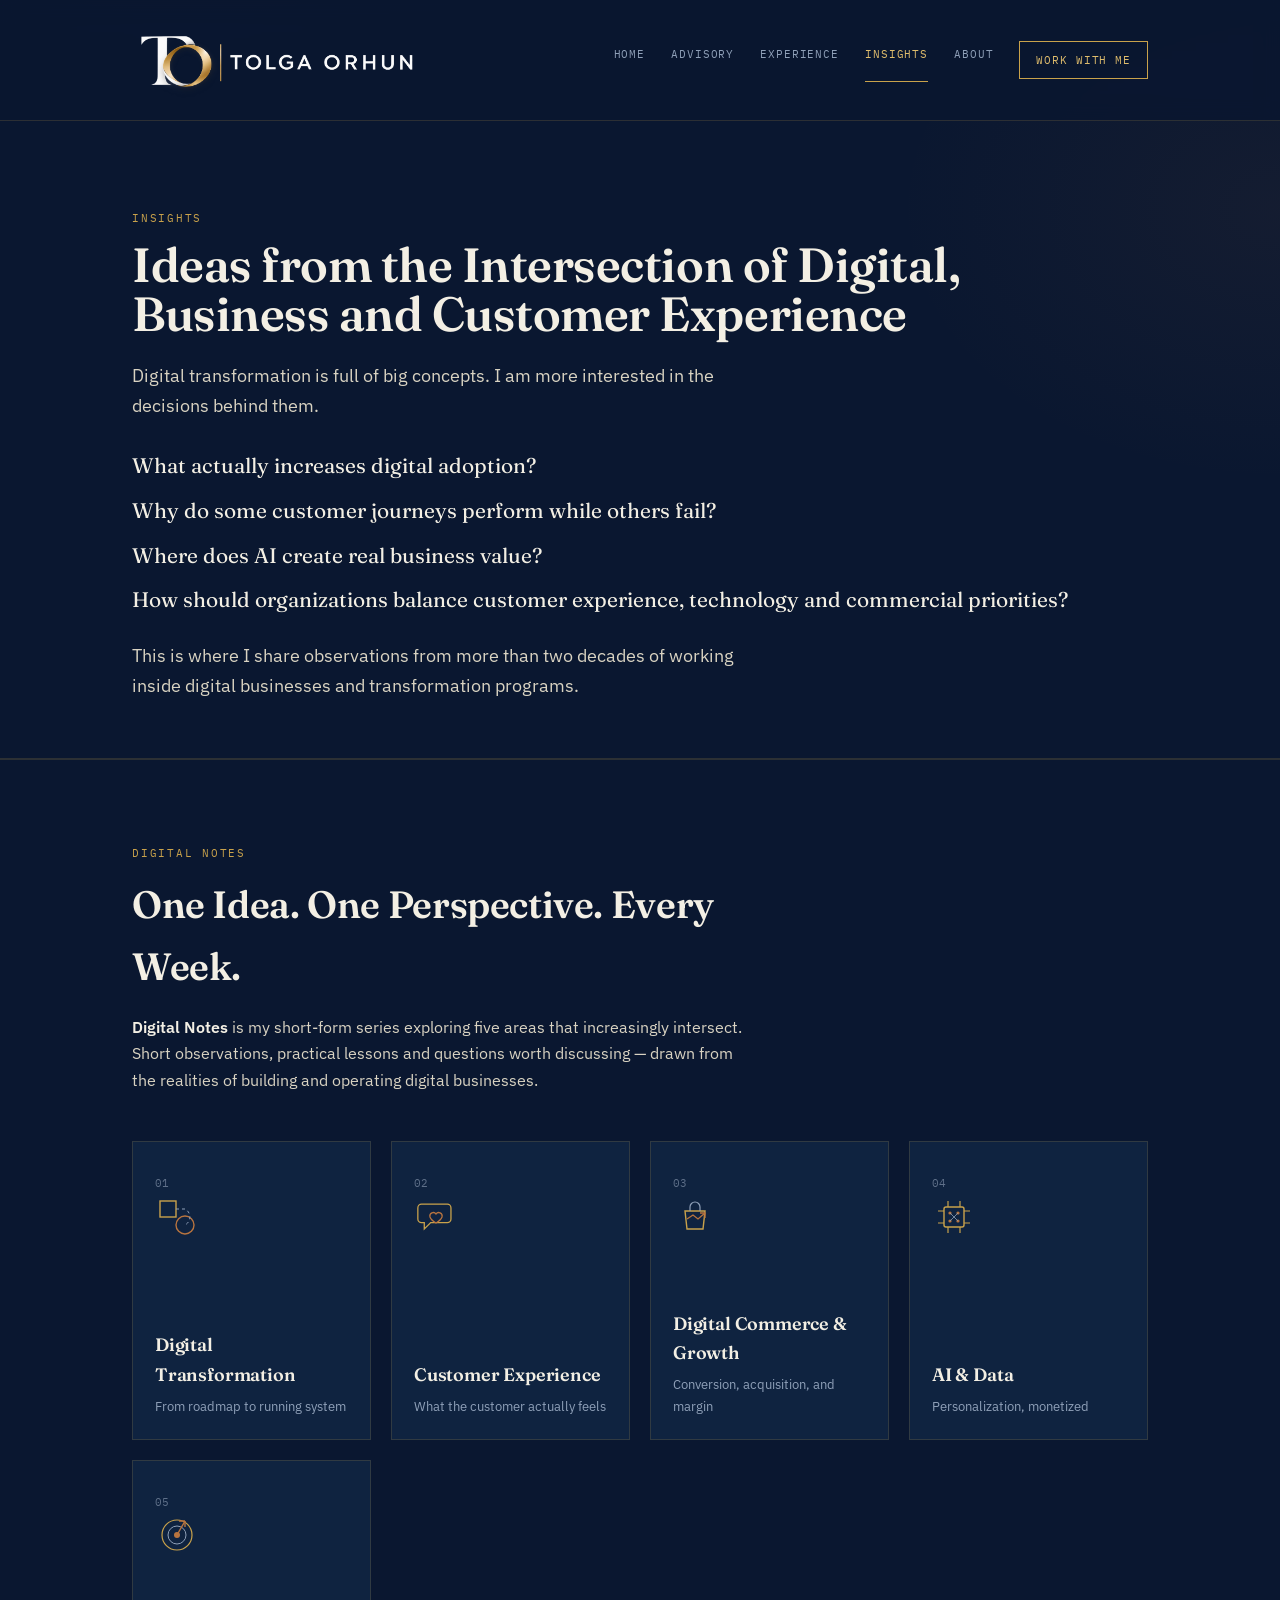
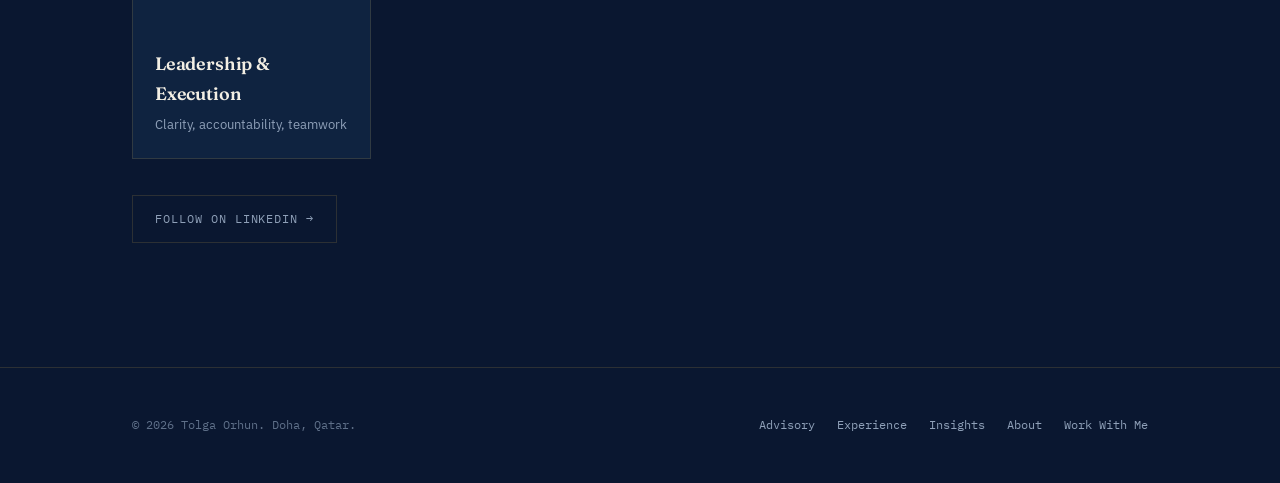
<file: insights.html>
<!DOCTYPE html>
<html lang="en">
<head>
<meta charset="UTF-8" />
<meta name="viewport" content="width=device-width, initial-scale=1.0" />
<title>Insights — Tolga Orhun</title>
<link rel="icon" type="image/png" href="favicon.png" />
<link rel="preconnect" href="https://fonts.googleapis.com">
<link rel="preconnect" href="https://fonts.gstatic.com" crossorigin>
<link href="https://fonts.googleapis.com/css2?family=Fraunces:opsz,wght@9..144,500;9..144,600;9..144,700&family=IBM+Plex+Sans:wght@400;500;600&family=IBM+Plex+Mono:wght@400;500&display=swap" rel="stylesheet">
<link rel="stylesheet" href="styles.css" />
</head>
<body>

<nav class="site-nav">
  <div class="wrap">
    <a class="brand" href="index.html"><span class="brand-lockup"><img src="logo-light.png" alt="Tolga Orhun"></span></a>
    <button class="nav-toggle" id="navToggle" aria-label="Toggle menu" aria-expanded="false">☰</button>
    <div class="nav-links" id="navLinks">
      <a href="index.html">Home</a>
      <a href="advisory.html">Advisory</a>
      <a href="experience.html">Experience</a>
      <a href="insights.html" aria-current="page">Insights</a>
      <a href="about.html">About</a>
      <a href="work-with-me.html" class="nav-cta">Work With Me</a>
    </div>
  </div>
</nav>

<header class="hero" style="padding-bottom:40px;">
  <div class="wrap">
    <p class="eyebrow">Insights</p>
    <h1 style="font-size:clamp(32px,5vw,48px);">Ideas from the Intersection of Digital, Business and Customer Experience</h1>
    <p class="pitch">Digital transformation is full of big concepts. I am more interested in the decisions behind them.</p>
    <div class="pull-lines" style="margin-top:28px;">
      <p>What actually increases digital adoption?</p>
      <p>Why do some customer journeys perform while others fail?</p>
      <p>Where does AI create real business value?</p>
      <p>How should organizations balance customer experience, technology and commercial priorities?</p>
    </div>
    <p class="pitch" style="margin-top:24px; max-width:640px;">This is where I share observations from more than two decades of working inside digital businesses and transformation programs.</p>
  </div>
</header>

<hr class="divider" />

<section class="section">
  <div class="wrap">
    <div class="section-head">
      <p class="eyebrow">Digital Notes</p>
      <h2>One Idea. One Perspective. Every Week.</h2>
      <p style="max-width:620px; margin-top:10px;"><strong>Digital Notes</strong> is my short-form series exploring five areas that increasingly intersect. Short observations, practical lessons and questions worth discussing — drawn from the realities of building and operating digital businesses.</p>
    </div>

    <div class="notes-grid">

      <a class="note-card" href="#" aria-label="Digital Transformation notes">
        <div>
          <span class="num">01</span>
          <div class="glyph" aria-hidden="true">
            <svg viewBox="0 0 44 44" fill="none" xmlns="http://www.w3.org/2000/svg">
              <rect x="5" y="6" width="16" height="16" stroke="#c9a24b" stroke-width="1.4"/>
              <circle cx="30" cy="30" r="9" stroke="#b8743f" stroke-width="1.4"/>
              <path d="M21 14 H30 A9 9 0 0 1 30 30" stroke="#8fa0b8" stroke-width="1" stroke-dasharray="3 3"/>
            </svg>
          </div>
        </div>
        <div>
          <h3>Digital Transformation</h3>
          <p style="margin:6px 0 0; font-size:13px; color:var(--slate);">From roadmap to running system</p>
        </div>
      </a>

      <a class="note-card" href="#" aria-label="Customer Experience notes">
        <div>
          <span class="num">02</span>
          <div class="glyph" aria-hidden="true">
            <svg viewBox="0 0 44 44" fill="none" xmlns="http://www.w3.org/2000/svg">
              <path d="M6 10 H34 A4 4 0 0 1 38 14 V26 A4 4 0 0 1 34 30 H16 L9 37 V30 H6 A4 4 0 0 1 2 26 V14 A4 4 0 0 1 6 10 Z" transform="translate(2,0) scale(0.92)" stroke="#c9a24b" stroke-width="1.4"/>
              <path d="M22 19 c-2-3-7-1-6 3 c1 3 6 6 6 6 s5-3 6-6 c1-4-4-6-6-3 Z" stroke="#b8743f" stroke-width="1.3"/>
            </svg>
          </div>
        </div>
        <div>
          <h3>Customer Experience</h3>
          <p style="margin:6px 0 0; font-size:13px; color:var(--slate);">What the customer actually feels</p>
        </div>
      </a>

      <a class="note-card" href="#" aria-label="Digital Commerce and Growth notes">
        <div>
          <span class="num">03</span>
          <div class="glyph" aria-hidden="true">
            <svg viewBox="0 0 44 44" fill="none" xmlns="http://www.w3.org/2000/svg">
              <path d="M12 16 H32 L30 34 H14 L12 16 Z" stroke="#c9a24b" stroke-width="1.4"/>
              <path d="M17 16 V12 A5 5 0 0 1 27 12 V16" stroke="#8fa0b8" stroke-width="1.2"/>
              <path d="M14 24 L20 20 L25 24 L32 18" stroke="#b8743f" stroke-width="1.3"/>
              <path d="M27 18 H32 V23" stroke="#b8743f" stroke-width="1.3"/>
            </svg>
          </div>
        </div>
        <div>
          <h3>Digital Commerce &amp; Growth</h3>
          <p style="margin:6px 0 0; font-size:13px; color:var(--slate);">Conversion, acquisition, and margin</p>
        </div>
      </a>

      <a class="note-card" href="#" aria-label="AI and Data notes">
        <div>
          <span class="num">04</span>
          <div class="glyph" aria-hidden="true">
            <svg viewBox="0 0 44 44" fill="none" xmlns="http://www.w3.org/2000/svg">
              <rect x="12" y="12" width="20" height="20" rx="2" stroke="#c9a24b" stroke-width="1.4"/>
              <circle cx="18" cy="18" r="1.6" fill="#b8743f"/>
              <circle cx="26" cy="18" r="1.6" fill="#b8743f"/>
              <circle cx="18" cy="26" r="1.6" fill="#b8743f"/>
              <circle cx="26" cy="26" r="1.6" fill="#b8743f"/>
              <path d="M18 18 L26 26 M26 18 L18 26" stroke="#8fa0b8" stroke-width="0.8"/>
              <path d="M16 6 V12 M28 6 V12 M16 32 V38 M28 32 V38 M6 16 H12 M6 28 H12 M32 16 H38 M32 28 H38" stroke="#c9a24b" stroke-width="1.2"/>
            </svg>
          </div>
        </div>
        <div>
          <h3>AI &amp; Data</h3>
          <p style="margin:6px 0 0; font-size:13px; color:var(--slate);">Personalization, monetized</p>
        </div>
      </a>

      <a class="note-card" href="#" aria-label="Leadership and Execution notes">
        <div>
          <span class="num">05</span>
          <div class="glyph" aria-hidden="true">
            <svg viewBox="0 0 44 44" fill="none" xmlns="http://www.w3.org/2000/svg">
              <circle cx="22" cy="22" r="15" stroke="#c9a24b" stroke-width="1.2"/>
              <circle cx="22" cy="22" r="9" stroke="#8fa0b8" stroke-width="1"/>
              <circle cx="22" cy="22" r="3" fill="#b8743f"/>
              <path d="M30 8 L22 22" stroke="#b8743f" stroke-width="1.4"/>
              <path d="M30 8 L30 14 M30 8 L24 8" stroke="#b8743f" stroke-width="1.4"/>
            </svg>
          </div>
        </div>
        <div>
          <h3>Leadership &amp; Execution</h3>
          <p style="margin:6px 0 0; font-size:13px; color:var(--slate);">Clarity, accountability, teamwork</p>
        </div>
      </a>

    </div>

    <div style="margin-top:36px;">
      <a class="btn ghost" href="https://www.linkedin.com/in/tolgaorhun/" target="_blank" rel="noopener">Follow on LinkedIn →</a>
    </div>
  </div>
</section>

<footer class="site-footer">
  <div class="wrap footer-row">
    <p>© 2026 Tolga Orhun. Doha, Qatar.</p>
    <div class="footer-links">
      <a href="advisory.html">Advisory</a>
      <a href="experience.html">Experience</a>
      <a href="insights.html">Insights</a>
      <a href="about.html">About</a>
      <a href="work-with-me.html">Work With Me</a>
    </div>
  </div>
</footer>

<script src="script.js"></script>
</body>
</html>
</file>
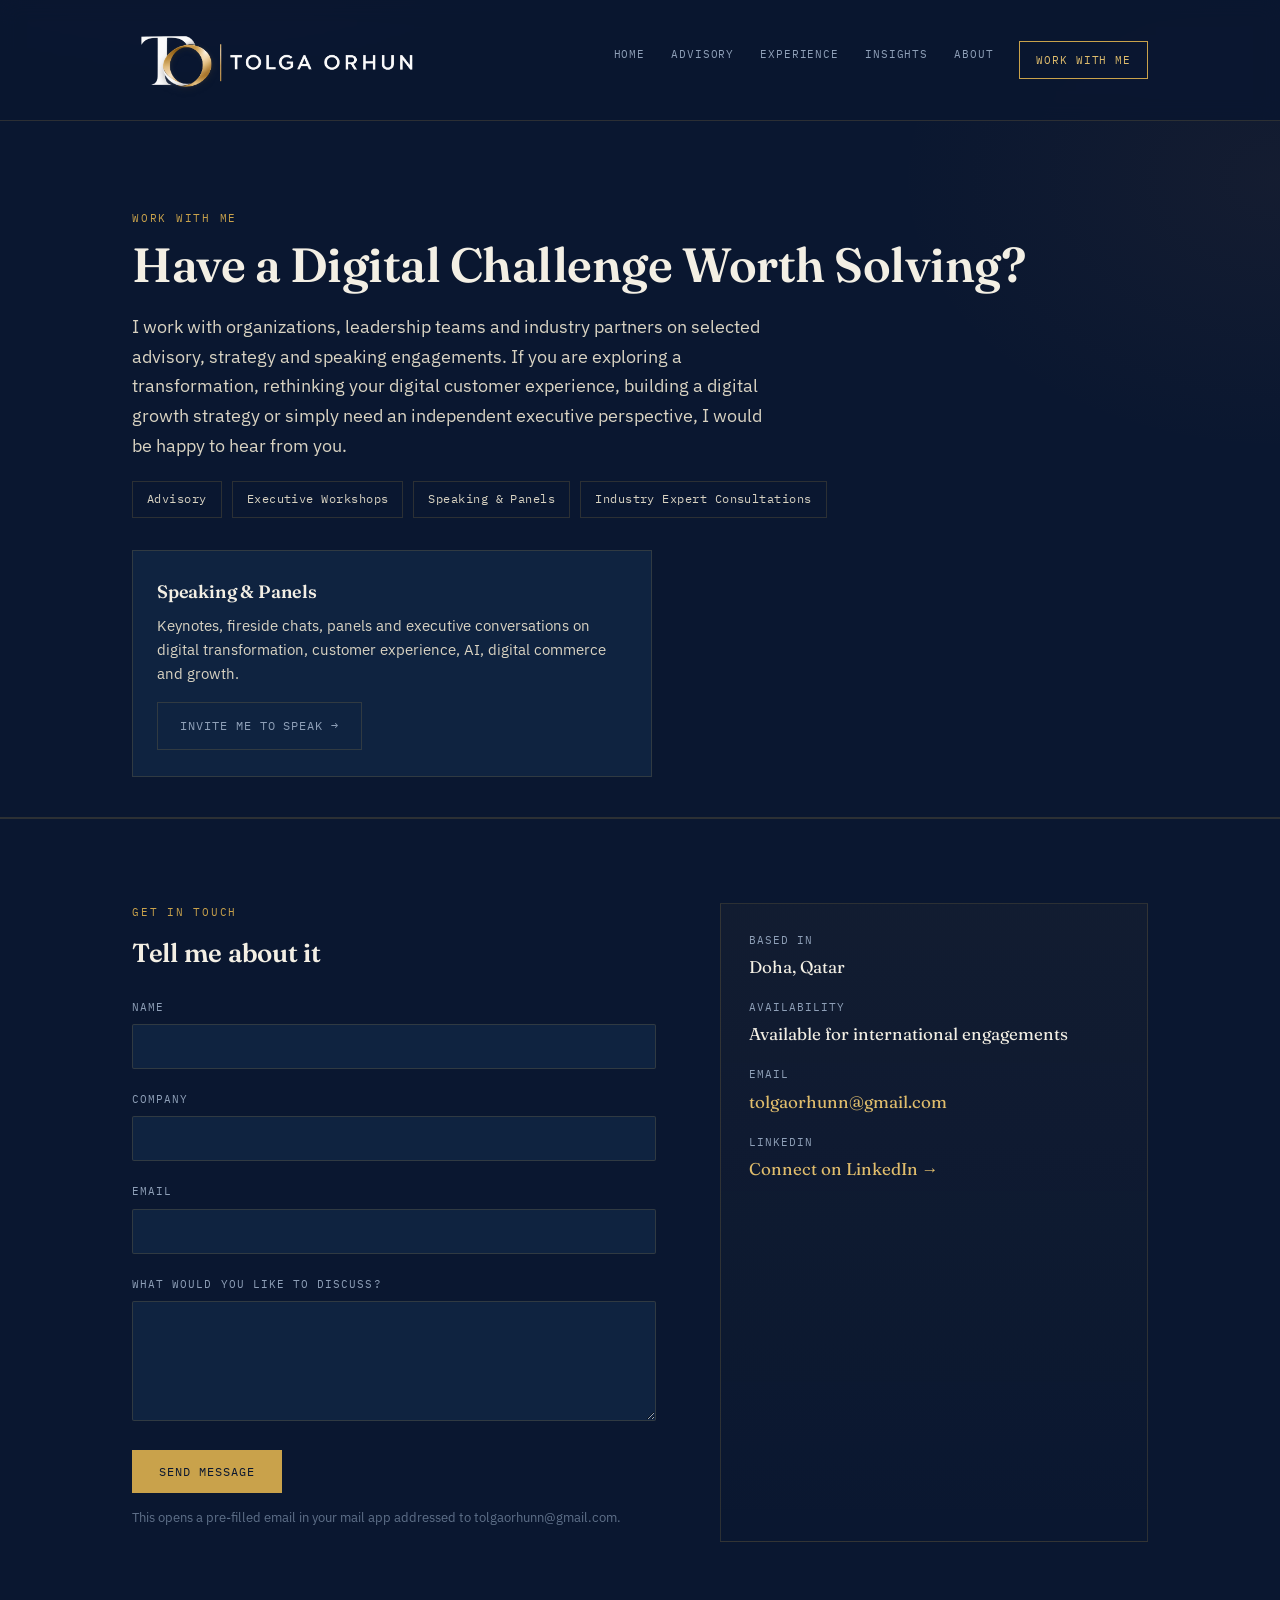
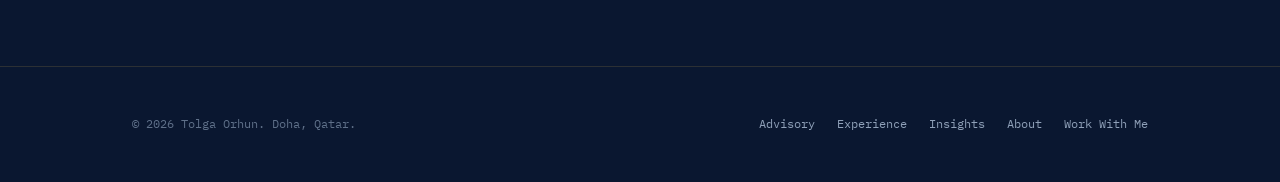
<file: work-with-me.html>
<!DOCTYPE html>
<html lang="en">
<head>
<meta charset="UTF-8" />
<meta name="viewport" content="width=device-width, initial-scale=1.0" />
<title>Work With Me — Tolga Orhun</title>
<link rel="icon" type="image/png" href="favicon.png" />
<link rel="preconnect" href="https://fonts.googleapis.com">
<link rel="preconnect" href="https://fonts.gstatic.com" crossorigin>
<link href="https://fonts.googleapis.com/css2?family=Fraunces:opsz,wght@9..144,500;9..144,600;9..144,700&family=IBM+Plex+Sans:wght@400;500;600&family=IBM+Plex+Mono:wght@400;500&display=swap" rel="stylesheet">
<link rel="stylesheet" href="styles.css" />
</head>
<body>

<nav class="site-nav">
  <div class="wrap">
    <a class="brand" href="index.html"><span class="brand-lockup"><img src="logo-light.png" alt="Tolga Orhun"></span></a>
    <button class="nav-toggle" id="navToggle" aria-label="Toggle menu" aria-expanded="false">☰</button>
    <div class="nav-links" id="navLinks">
      <a href="index.html">Home</a>
      <a href="advisory.html">Advisory</a>
      <a href="experience.html">Experience</a>
      <a href="insights.html">Insights</a>
      <a href="about.html">About</a>
      <a href="work-with-me.html" class="nav-cta" aria-current="page">Work With Me</a>
    </div>
  </div>
</nav>

<header class="hero" style="padding-bottom:40px;">
  <div class="wrap">
    <p class="eyebrow">Work With Me</p>
    <h1 style="font-size:clamp(32px,5vw,48px);">Have a Digital Challenge Worth Solving?</h1>
    <p class="pitch">I work with organizations, leadership teams and industry partners on selected advisory, strategy and speaking engagements. If you are exploring a transformation, rethinking your digital customer experience, building a digital growth strategy or simply need an independent executive perspective, I would be happy to hear from you.</p>
    <div class="tags" style="margin-top:20px;">
      <span class="tag">Advisory</span>
      <span class="tag">Executive Workshops</span>
      <span class="tag">Speaking &amp; Panels</span>
      <span class="tag">Industry Expert Consultations</span>
    </div>

    <div class="mini-card" style="margin-top:32px; max-width:520px;">
      <h3 style="margin-bottom:8px;">Speaking &amp; Panels</h3>
      <p style="margin-bottom:16px;">Keynotes, fireside chats, panels and executive conversations on digital transformation, customer experience, AI, digital commerce and growth.</p>
      <a class="btn ghost" href="#contact-form">Invite Me to Speak →</a>
    </div>
  </div>
</header>

<hr class="divider" />

<section class="section" id="contact-form">
  <div class="wrap two-col">
    <div>
      <p class="eyebrow">Get in Touch</p>
      <h2 style="font-size:26px; margin-top:10px; margin-bottom:24px;">Tell me about it</h2>

      <form class="contact-form" id="contactForm">
        <div class="field">
          <label for="name">Name</label>
          <input type="text" id="name" name="name" required />
        </div>
        <div class="field">
          <label for="company">Company</label>
          <input type="text" id="company" name="company" />
        </div>
        <div class="field">
          <label for="email">Email</label>
          <input type="email" id="email" name="email" required />
        </div>
        <div class="field">
          <label for="message">What would you like to discuss?</label>
          <textarea id="message" name="message" required></textarea>
        </div>
        <button type="submit" class="submit-btn">Send Message</button>
        <p class="form-note">This opens a pre-filled email in your mail app addressed to tolgaorhunn@gmail.com.</p>
      </form>
    </div>

    <div class="info-card">
      <dl>
        <dt>Based in</dt>
        <dd>Doha, Qatar</dd>
        <dt>Availability</dt>
        <dd>Available for international engagements</dd>
        <dt>Email</dt>
        <dd><a href="mailto:tolgaorhunn@gmail.com" style="color:var(--gold-bright);">tolgaorhunn@gmail.com</a></dd>
        <dt>LinkedIn</dt>
        <dd><a href="https://www.linkedin.com/in/tolgaorhun/" target="_blank" rel="noopener" style="color:var(--gold-bright);">Connect on LinkedIn →</a></dd>
      </dl>
    </div>
  </div>
</section>

<footer class="site-footer">
  <div class="wrap footer-row">
    <p>© 2026 Tolga Orhun. Doha, Qatar.</p>
    <div class="footer-links">
      <a href="advisory.html">Advisory</a>
      <a href="experience.html">Experience</a>
      <a href="insights.html">Insights</a>
      <a href="about.html">About</a>
      <a href="work-with-me.html">Work With Me</a>
    </div>
  </div>
</footer>

<script src="script.js"></script>
</body>
</html>
</file>
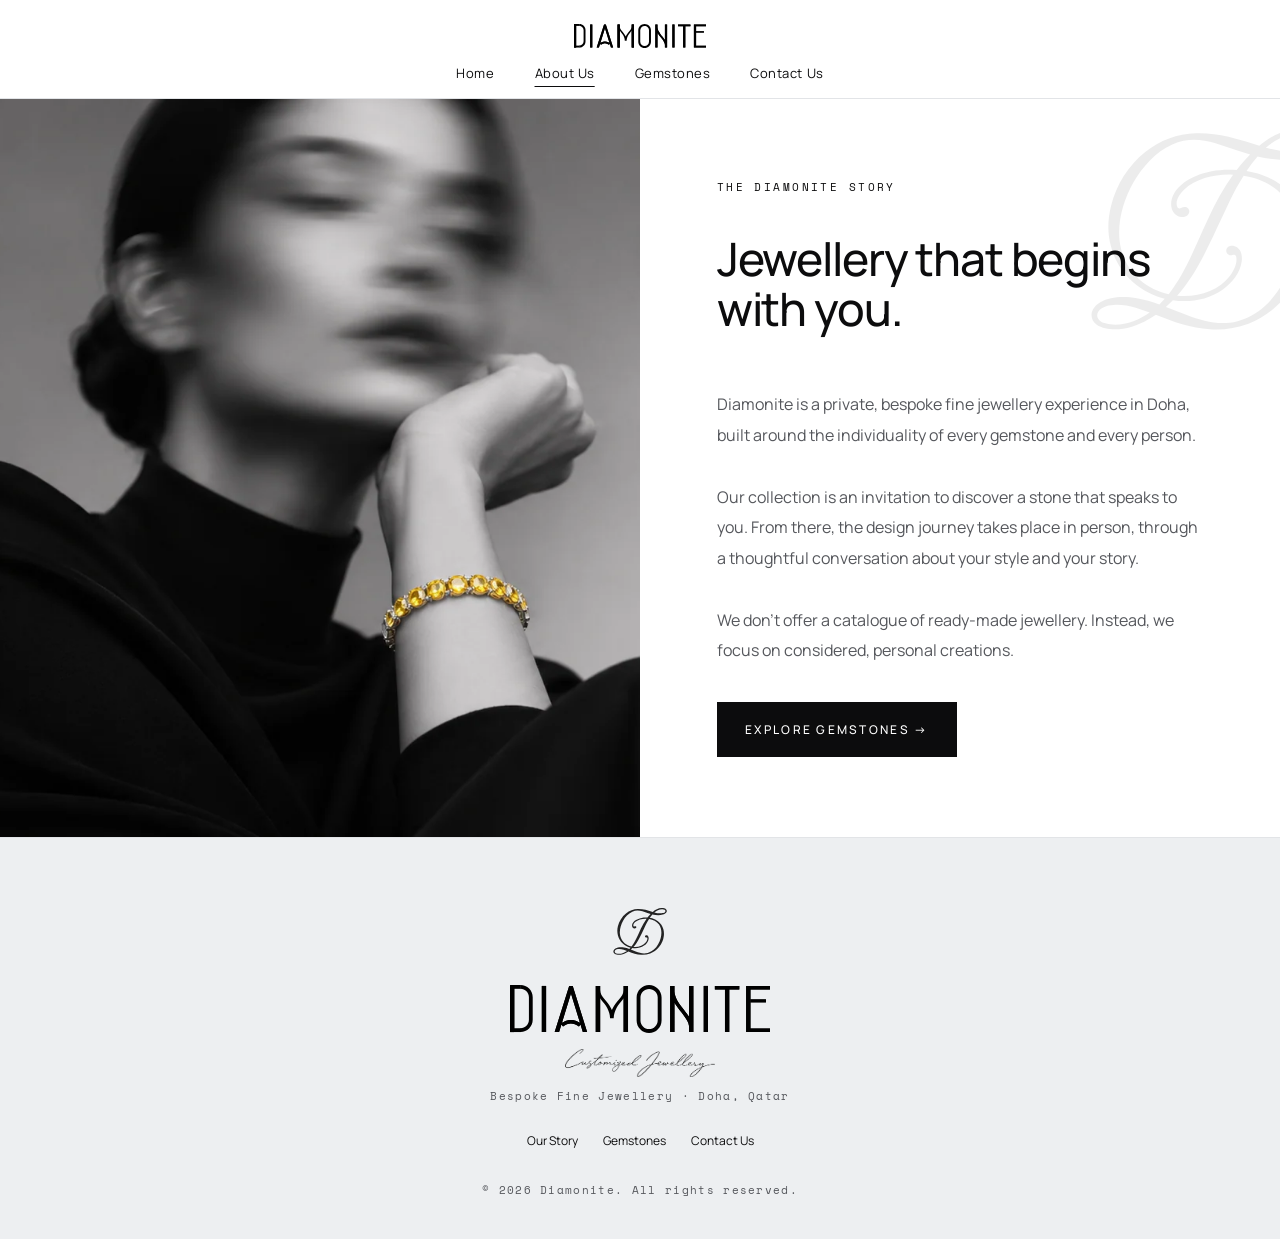
<file: diamonite/about.html>
<!doctype html><html lang="en"><head><meta charset="utf-8"><meta name="viewport" content="width=device-width, initial-scale=1"><meta name="theme-color" content="#ffffff"><meta name="description" content="Diamonite — bespoke fine jewellery in Doha. Discover gemstones and create something uniquely yours."><title>About Us | Diamonite</title><link rel="preconnect" href="https://fonts.googleapis.com"><link rel="preconnect" href="https://fonts.gstatic.com" crossorigin><link rel="stylesheet" href="https://fonts.googleapis.com/css2?family=Manrope:wght@300;400;500;600&family=Space+Mono&display=swap"><link rel="icon" href="assets/brand/favicon.svg" type="image/svg+xml"><link rel="stylesheet" href="style.css?v=9"></head><body><header class="header"><button class="menu-toggle" aria-label="Open menu" aria-expanded="false">☰</button><a class="brand" href="index.html"><img src="assets/brand/wordmark.svg" alt="Diamonite" width="937" height="172"></a><nav class="desktop-nav" aria-label="Main navigation"><a href="index.html">Home</a><a href="about.html" aria-current="page">About Us</a><a href="gemstones.html">Gemstones</a><a href="contact.html">Contact Us</a></nav><a class="header-contact" href="contact.html">CONTACT</a></header><nav class="mobile-nav" aria-label="Mobile navigation"><a href="index.html">Home</a><a href="about.html" aria-current="page">About Us</a><a href="gemstones.html">Gemstones</a><a href="contact.html">Contact Us</a></nav><main><section class="editorial-layout"><div class="editorial-photo"><img src="assets/editorial-5.webp" alt="Understated fine jewellery editorial portrait"></div><div class="editorial-text"><img class="story-monogram" src="assets/brand/monogram.svg" alt="" width="320" height="278"><div class="eyebrow">THE DIAMONITE STORY</div><h1>Jewellery that begins with you.</h1><p>Diamonite is a private, bespoke fine jewellery experience in Doha, built around the individuality of every gemstone and every person.</p><p>Our collection is an invitation to discover a stone that speaks to you. From there, the design journey takes place in person, through a thoughtful conversation about your style and your story.</p><p>We don't offer a catalogue of ready-made jewellery. Instead, we focus on considered, personal creations.</p><a class="button dark" href="gemstones.html">EXPLORE GEMSTONES →</a></div></section></main><footer><img class="footer-monogram" src="assets/brand/monogram.svg" alt="" width="320" height="278"><img class="footer-wordmark" src="assets/brand/wordmark.svg" alt="Diamonite" width="937" height="172"><img class="footer-script" src="assets/brand/script.png" alt="Customized Jewellery" width="376" height="71"><p>Bespoke Fine Jewellery · Doha, Qatar</p><div class="footer-links"><a href="about.html">Our Story</a><a href="gemstones.html">Gemstones</a><a href="contact.html">Contact Us</a></div><small>© 2026 Diamonite. All rights reserved.</small></footer><script src="app.js?v=9" defer></script></body></html>
</file>
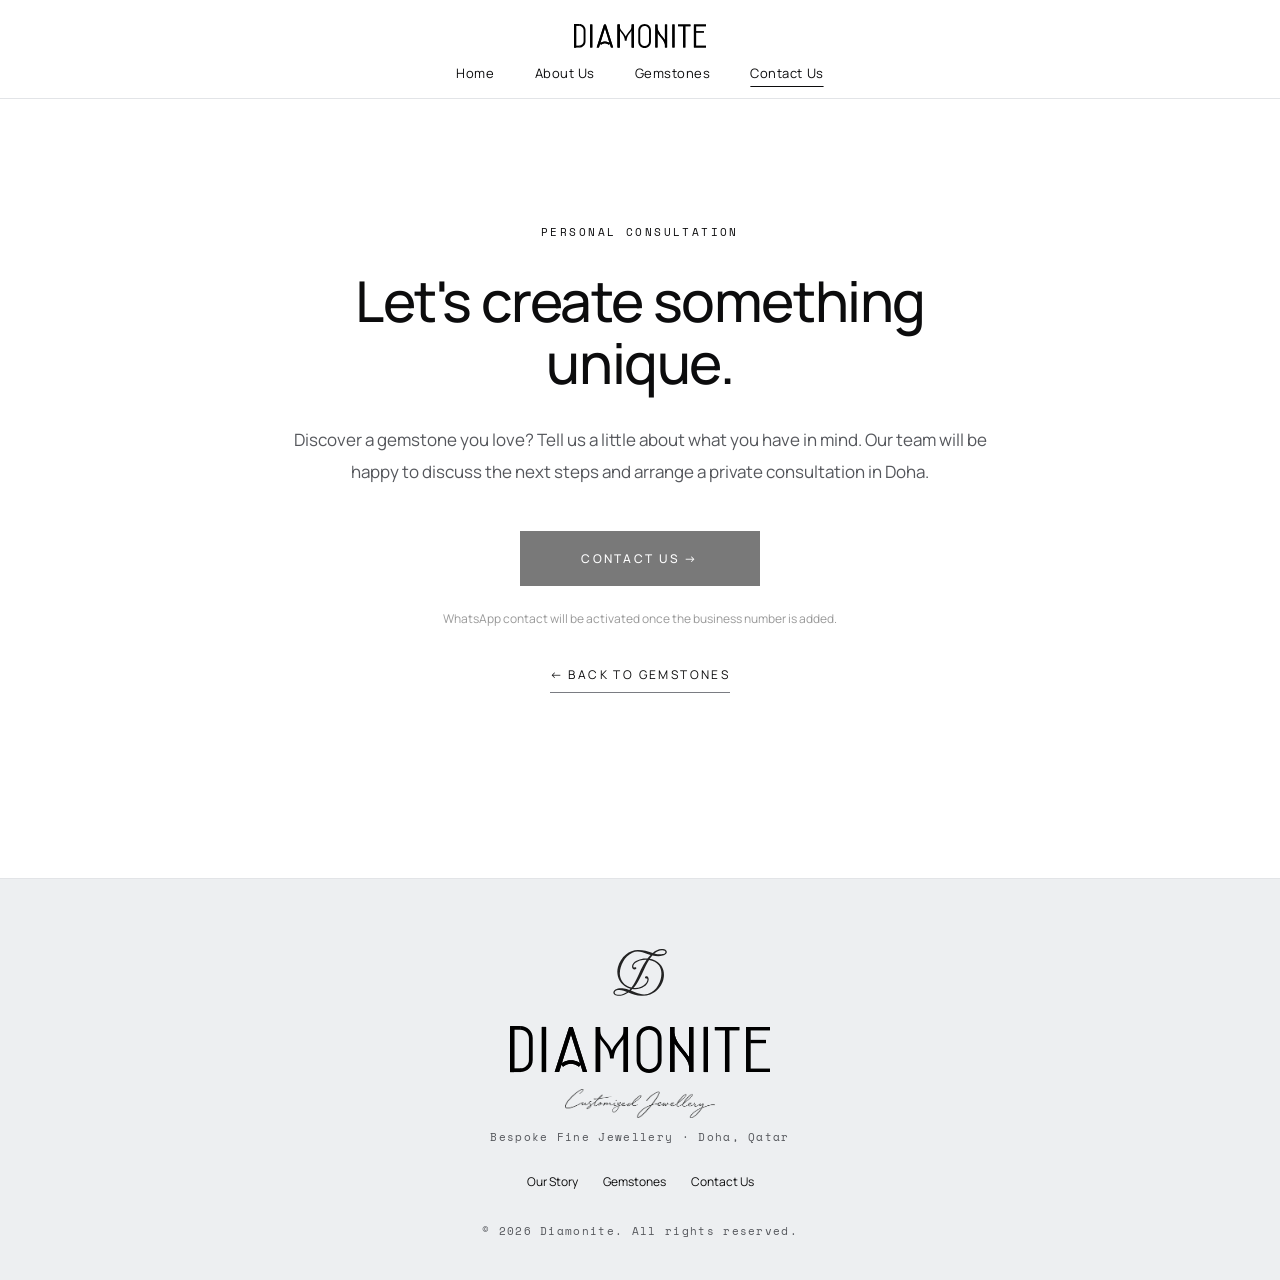
<file: diamonite/contact.html>
<!doctype html><html lang="en"><head><meta charset="utf-8"><meta name="viewport" content="width=device-width, initial-scale=1"><meta name="theme-color" content="#ffffff"><meta name="description" content="Diamonite — bespoke fine jewellery in Doha. Discover gemstones and create something uniquely yours."><title>Contact Us | Diamonite</title><link rel="preconnect" href="https://fonts.googleapis.com"><link rel="preconnect" href="https://fonts.gstatic.com" crossorigin><link rel="stylesheet" href="https://fonts.googleapis.com/css2?family=Manrope:wght@300;400;500;600&family=Space+Mono&display=swap"><link rel="icon" href="assets/brand/favicon.svg" type="image/svg+xml"><link rel="stylesheet" href="style.css?v=9"></head><body><header class="header"><button class="menu-toggle" aria-label="Open menu" aria-expanded="false">☰</button><a class="brand" href="index.html"><img src="assets/brand/wordmark.svg" alt="Diamonite" width="937" height="172"></a><nav class="desktop-nav" aria-label="Main navigation"><a href="index.html">Home</a><a href="about.html">About Us</a><a href="gemstones.html">Gemstones</a><a href="contact.html" aria-current="page">Contact Us</a></nav><a class="header-contact" href="contact.html">CONTACT</a></header><nav class="mobile-nav" aria-label="Mobile navigation"><a href="index.html">Home</a><a href="about.html">About Us</a><a href="gemstones.html">Gemstones</a><a href="contact.html" aria-current="page">Contact Us</a></nav><main><section class="contact-section"><div class="eyebrow">PERSONAL CONSULTATION</div><h1>Let's create something unique.</h1><p>Discover a gemstone you love? Tell us a little about what you have in mind. Our team will be happy to discuss the next steps and arrange a private consultation in Doha.</p><div id="chosen-stone" class="chosen-stone" hidden></div><a class="button dark" id="contact-whatsapp" href="#" aria-disabled="true">CONTACT US →</a><p class="contact-note">WhatsApp contact will be activated once the business number is added.</p><a class="text-link" href="gemstones.html">← BACK TO GEMSTONES</a></section></main><footer><img class="footer-monogram" src="assets/brand/monogram.svg" alt="" width="320" height="278"><img class="footer-wordmark" src="assets/brand/wordmark.svg" alt="Diamonite" width="937" height="172"><img class="footer-script" src="assets/brand/script.png" alt="Customized Jewellery" width="376" height="71"><p>Bespoke Fine Jewellery · Doha, Qatar</p><div class="footer-links"><a href="about.html">Our Story</a><a href="gemstones.html">Gemstones</a><a href="contact.html">Contact Us</a></div><small>© 2026 Diamonite. All rights reserved.</small></footer><script src="app.js?v=9" defer></script></body></html>
</file>
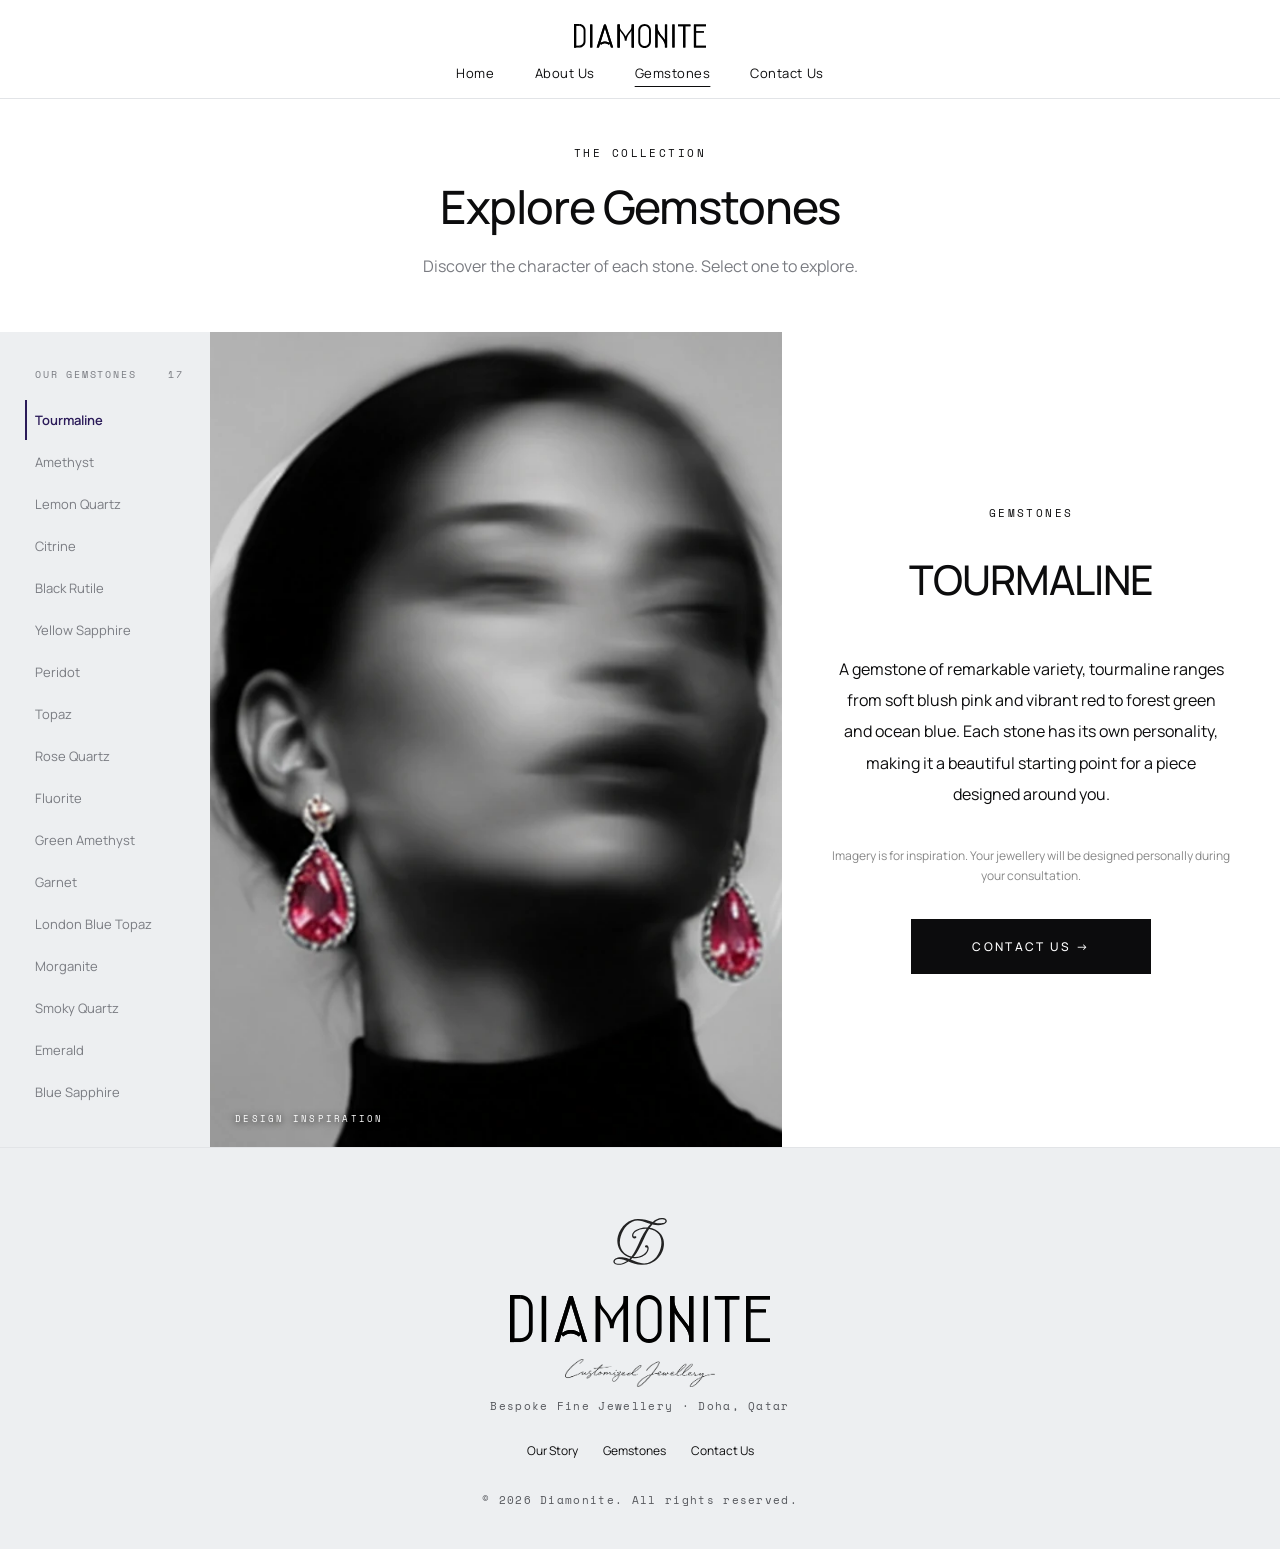
<file: diamonite/gemstones.html>
<!doctype html><html lang="en"><head><meta charset="utf-8"><meta name="viewport" content="width=device-width, initial-scale=1"><meta name="theme-color" content="#ffffff"><meta name="description" content="Diamonite — bespoke fine jewellery in Doha. Discover gemstones and create something uniquely yours."><title>Gemstones | Diamonite</title><link rel="preconnect" href="https://fonts.googleapis.com"><link rel="preconnect" href="https://fonts.gstatic.com" crossorigin><link rel="stylesheet" href="https://fonts.googleapis.com/css2?family=Manrope:wght@300;400;500;600&family=Space+Mono&display=swap"><link rel="icon" href="assets/brand/favicon.svg" type="image/svg+xml"><link rel="stylesheet" href="style.css?v=9"></head><body><header class="header"><button class="menu-toggle" aria-label="Open menu" aria-expanded="false">☰</button><a class="brand" href="index.html"><img src="assets/brand/wordmark.svg" alt="Diamonite" width="937" height="172"></a><nav class="desktop-nav" aria-label="Main navigation"><a href="index.html">Home</a><a href="about.html">About Us</a><a href="gemstones.html" aria-current="page">Gemstones</a><a href="contact.html">Contact Us</a></nav><a class="header-contact" href="contact.html">CONTACT</a></header><nav class="mobile-nav" aria-label="Mobile navigation"><a href="index.html">Home</a><a href="about.html">About Us</a><a href="gemstones.html" aria-current="page">Gemstones</a><a href="contact.html">Contact Us</a></nav><main><section class="collection-heading"><div class="eyebrow">THE COLLECTION</div><h1>Explore Gemstones</h1><p>Discover the character of each stone. Select one to explore.</p></section><section class="gem-browser"><aside class="stone-sidebar"><div class="sidebar-caption">OUR GEMSTONES <span>17</span></div><div id="stone-list" class="stone-list"></div></aside><div class="stone-image"><img id="stone-photo" src="assets/tourmaline.webp" alt="Editorial gemstone jewellery inspiration"><div class="photo-note">DESIGN INSPIRATION</div></div><article class="stone-copy"><div class="eyebrow">GEMSTONES</div><h2 id="stone-title">TOURMALINE</h2><p id="stone-description"></p><p class="stone-disclaimer">Imagery is for inspiration. Your jewellery will be designed personally during your consultation.</p><a class="button dark" id="stone-contact" href="contact.html">CONTACT US →</a></article><div id="stone-feed" class="stone-feed"></div><p class="feed-disclaimer">Imagery is for inspiration. Your jewellery will be designed personally during your consultation.</p></section></main><a class="floating-contact" id="floating-contact" href="contact.html"><span id="floating-contact-label">CONTACT US</span> <span aria-hidden="true">→</span></a><footer><img class="footer-monogram" src="assets/brand/monogram.svg" alt="" width="320" height="278"><img class="footer-wordmark" src="assets/brand/wordmark.svg" alt="Diamonite" width="937" height="172"><img class="footer-script" src="assets/brand/script.png" alt="Customized Jewellery" width="376" height="71"><p>Bespoke Fine Jewellery · Doha, Qatar</p><div class="footer-links"><a href="about.html">Our Story</a><a href="gemstones.html">Gemstones</a><a href="contact.html">Contact Us</a></div><small>© 2026 Diamonite. All rights reserved.</small></footer><script src="app.js?v=9" defer></script></body></html>
</file>
<file: styles.css>
/* ============================================================
   tolgaorhun.com — design tokens
   Palette: deep navy ground, gold + copper accents (LinkedIn brand)
   Type: Fraunces (display) / IBM Plex Sans (body) / IBM Plex Mono (utility)
   Signature: Istanbul → Muscat → Doha career-route map
   ============================================================ */

:root {
  --navy-950: #0a1730;
  --navy-900: #0f2340;
  --navy-850: #13294a;
  --navy-800: #17305a;
  --navy-line: rgba(201, 162, 75, 0.18);
  --gold: #c9a24b;
  --gold-bright: #e0bd6c;
  --copper: #b8743f;
  --ivory: #f3efe4;
  --ivory-dim: #d9d3c2;
  --slate: #8fa0b8;
  --slate-dim: #5f7089;

  --font-display: "Fraunces", "Iowan Old Style", ui-serif, serif;
  --font-body: "IBM Plex Sans", -apple-system, BlinkMacSystemFont, sans-serif;
  --font-mono: "IBM Plex Mono", ui-monospace, monospace;

  --container: 1080px;
  --radius: 2px;
}

@media (prefers-reduced-motion: reduce) {
  * { animation-duration: 0.01ms !important; animation-iteration-count: 1 !important; transition-duration: 0.01ms !important; scroll-behavior: auto !important; }
}

* { box-sizing: border-box; }
html { scroll-behavior: smooth; }

body {
  margin: 0;
  background: var(--navy-950);
  background-image:
    radial-gradient(ellipse 900px 500px at 15% -10%, rgba(201,162,75,0.07), transparent 60%),
    radial-gradient(ellipse 700px 500px at 100% 10%, rgba(184,116,63,0.06), transparent 55%);
  color: var(--ivory);
  font-family: var(--font-body);
  font-size: 16px;
  line-height: 1.65;
  -webkit-font-smoothing: antialiased;
}

img { max-width: 100%; display: block; }
a { color: inherit; text-decoration: none; }

::selection { background: var(--gold); color: var(--navy-950); }

:focus-visible {
  outline: 2px solid var(--gold-bright);
  outline-offset: 3px;
}

.wrap {
  max-width: var(--container);
  margin: 0 auto;
  padding: 0 32px;
}

.eyebrow {
  font-family: var(--font-mono);
  font-size: 11px;
  letter-spacing: 0.16em;
  text-transform: uppercase;
  color: var(--gold);
}

h1, h2, h3, h4 {
  font-family: var(--font-display);
  font-weight: 600;
  color: var(--ivory);
  margin: 0 0 0.4em 0;
  letter-spacing: -0.01em;
}

p { color: var(--ivory-dim); margin: 0 0 1em 0; }
strong { color: var(--ivory); font-weight: 600; }

/* ---------- Nav ---------- */
.site-nav {
  position: sticky;
  top: 0;
  z-index: 40;
  background: rgba(10, 23, 48, 0.86);
  backdrop-filter: blur(10px);
  border-bottom: 1px solid var(--navy-line);
}
.site-nav .wrap {
  display: flex;
  align-items: center;
  justify-content: space-between;
  min-height: 120px;
}
.brand {
  display: flex;
  align-items: center;
  gap: 10px;
  font-family: var(--font-mono);
  letter-spacing: 0.02em;
  font-size: 15px;
  color: var(--ivory);
}
.brand-lockup {
  display: flex;
  align-items: center;
  flex-shrink: 0;
}
.brand-lockup img {
  width: 360px;
  max-width: none;
  height: auto;
  max-height: 95px;
  object-fit: contain;
  object-position: left center;
  display: block;
}
@media (max-width: 1100px) {
  .brand-lockup img { width: 280px; max-height: 80px; }
}
@media (max-width: 560px) {
  .brand-lockup img { width: 210px; max-width: 65vw; max-height: 65px; }
}

/* ---------- Mini cards (Advisory "work together" / capability grids) ---------- */
.mini-cards {
  display: grid;
  grid-template-columns: repeat(auto-fit, minmax(230px, 1fr));
  gap: 18px;
}
.mini-card {
  border: 1px solid var(--navy-line);
  padding: 26px 24px;
  background: var(--navy-900);
}
.mini-card h3 { font-size: 18px; margin-bottom: 8px; }
.mini-card p { font-size: 14.5px; margin: 0; }

/* ---------- Service block (Advisory sections) ---------- */
.service-block { margin-bottom: 56px; }
.service-block:last-child { margin-bottom: 0; }
.service-block h3 {
  font-size: 24px;
  margin-bottom: 10px;
}
.service-block p.desc {
  max-width: 620px;
  margin-bottom: 18px;
}
.service-eyebrow {
  font-family: var(--font-mono);
  font-size: 10.5px;
  letter-spacing: 0.1em;
  text-transform: uppercase;
  color: var(--slate);
  margin: 0 0 10px 0;
}

/* ---------- Pull lines (Insights intro) ---------- */
.pull-lines p {
  font-family: var(--font-display);
  font-size: 21px;
  color: var(--ivory);
  margin-bottom: 10px;
}

/* ---------- Form (Work With Me) ---------- */
.contact-form { max-width: 560px; }
.field { margin-bottom: 22px; }
.field label {
  display: block;
  font-family: var(--font-mono);
  font-size: 10.5px;
  letter-spacing: 0.1em;
  text-transform: uppercase;
  color: var(--slate);
  margin-bottom: 8px;
}
.field input,
.field textarea {
  width: 100%;
  background: var(--navy-900);
  border: 1px solid var(--navy-line);
  color: var(--ivory);
  font-family: var(--font-body);
  font-size: 15px;
  padding: 12px 14px;
  border-radius: 2px;
}
.field textarea { resize: vertical; min-height: 120px; }
.field input:focus, .field textarea:focus {
  outline: none;
  border-color: var(--gold);
}
.submit-btn {
  font-family: var(--font-mono);
  font-size: 12px;
  letter-spacing: 0.08em;
  text-transform: uppercase;
  padding: 13px 26px;
  background: var(--gold);
  color: var(--navy-950);
  border: 1px solid var(--gold);
  cursor: pointer;
  transition: background 0.2s ease, color 0.2s ease;
}
.submit-btn:hover { background: transparent; color: var(--gold-bright); }
.form-note { font-size: 13px; color: var(--slate-dim); margin-top: 14px; }
.nav-links {
  display: flex;
  gap: 26px;
  font-family: var(--font-mono);
  font-size: 11px;
  letter-spacing: 0.08em;
  text-transform: uppercase;
}
.nav-links a {
  color: var(--slate);
  position: relative;
  padding: 4px 0;
  transition: color 0.2s ease;
}
.nav-links a:hover, .nav-links a[aria-current="page"] { color: var(--gold-bright); }
.nav-links a[aria-current="page"]::after {
  content: "";
  position: absolute;
  left: 0; right: 0; bottom: -3px;
  height: 1px;
  background: var(--gold);
}
.nav-links a.nav-cta {
  border: 1px solid var(--gold);
  color: var(--gold-bright);
  padding: 9px 16px;
}
.nav-links a.nav-cta:hover { background: var(--gold); color: var(--navy-950); }
.nav-links a.nav-cta[aria-current="page"]::after { display: none; }
.nav-toggle { display: none; }

@media (max-width: 720px) {
  .nav-links {
    position: fixed;
    inset: 100px 0 auto 0;
    flex-direction: column;
    background: var(--navy-900);
    padding: 24px 32px;
    gap: 20px;
    border-bottom: 1px solid var(--navy-line);
    transform: translateY(-8px);
    opacity: 0;
    pointer-events: none;
    transition: all 0.22s ease;
  }
  .nav-links.open { transform: translateY(0); opacity: 1; pointer-events: auto; }
  .nav-toggle {
    display: block;
    background: none;
    border: 1px solid var(--navy-line);
    color: var(--ivory);
    width: 40px; height: 40px;
    font-family: var(--font-mono);
    cursor: pointer;
  }
}

/* ---------- Buttons ---------- */
.btn {
  display: inline-flex;
  align-items: center;
  gap: 8px;
  font-family: var(--font-mono);
  font-size: 12px;
  letter-spacing: 0.08em;
  text-transform: uppercase;
  padding: 13px 22px;
  border: 1px solid var(--gold);
  color: var(--gold-bright);
  transition: all 0.2s ease;
}
.btn:hover { background: var(--gold); color: var(--navy-950); }
.btn.ghost { border-color: var(--navy-line); color: var(--slate); }
.btn.ghost:hover { border-color: var(--slate); background: transparent; color: var(--ivory); }

/* ---------- Hero ---------- */
.hero {
  padding: 88px 0 40px;
  border-bottom: 1px solid var(--navy-line);
}
.hero h1 {
  font-size: clamp(40px, 6vw, 68px);
  line-height: 1.02;
  margin: 14px 0 22px;
}
.hero .pitch {
  max-width: 640px;
  font-size: 18px;
  color: var(--ivory-dim);
}
.hero-actions { display: flex; gap: 14px; margin-top: 30px; flex-wrap: wrap; }

/* ---------- Route map (signature element) ---------- */
.route {
  margin-top: 64px;
}
.route svg { width: 100%; height: auto; overflow: visible; }
.route-path {
  fill: none;
  stroke: var(--gold);
  stroke-width: 1.5;
  stroke-dasharray: 6 6;
  stroke-linecap: round;
  opacity: 0.75;
  stroke-dashoffset: 1000;
  stroke-dasharray: 1000;
  animation: draw 2.4s ease forwards 0.3s;
}
@keyframes draw { to { stroke-dashoffset: 0; } }
.route-city circle {
  fill: var(--navy-950);
  stroke: var(--gold-bright);
  stroke-width: 2;
}
.route-city.final circle { fill: var(--gold); }
.route-label-city {
  font-family: var(--font-display);
  font-size: 15px;
  fill: var(--ivory);
}
.route-label-sector {
  font-family: var(--font-mono);
  font-size: 9.5px;
  letter-spacing: 0.1em;
  fill: var(--copper);
  text-transform: uppercase;
}
.route-label-year {
  font-family: var(--font-mono);
  font-size: 9.5px;
  fill: var(--slate-dim);
}

/* ---------- Stat strip ---------- */
.stats {
  display: grid;
  grid-template-columns: repeat(4, 1fr);
  border-top: 1px solid var(--navy-line);
  border-bottom: 1px solid var(--navy-line);
  margin: 0;
}
.stat {
  padding: 28px 24px;
  border-right: 1px solid var(--navy-line);
}
.stat:last-child { border-right: none; }
.stat .num {
  font-family: var(--font-mono);
  font-size: 26px;
  color: var(--gold-bright);
  letter-spacing: -0.02em;
}
.stat .label {
  font-family: var(--font-mono);
  font-size: 10.5px;
  letter-spacing: 0.08em;
  text-transform: uppercase;
  color: var(--slate);
  margin-top: 6px;
}
@media (max-width: 720px) {
  .stats { grid-template-columns: repeat(2, 1fr); }
  .stat:nth-child(2) { border-right: none; }
}

/* ---------- Section shell ---------- */
.section { padding: 84px 0; }
.section.tight { padding: 56px 0; }
.section-head { max-width: 620px; margin-bottom: 48px; }
.section-head h2 { font-size: clamp(28px, 4vw, 38px); }
.divider {
  height: 1px;
  background: var(--navy-line);
  border: none;
  margin: 0;
}

/* ---------- Cards grid (about / skills) ---------- */
.tags { display: flex; flex-wrap: wrap; gap: 10px; margin-top: 8px; }
.tag {
  font-family: var(--font-mono);
  font-size: 11.5px;
  letter-spacing: 0.04em;
  padding: 8px 14px;
  border: 1px solid var(--navy-line);
  color: var(--ivory-dim);
}

.two-col {
  display: grid;
  grid-template-columns: 1.1fr 0.9fr;
  gap: 64px;
}
@media (max-width: 820px) {
  .two-col { grid-template-columns: 1fr; gap: 36px; }
}

.info-card {
  border: 1px solid var(--navy-line);
  padding: 28px;
  background: linear-gradient(180deg, rgba(201,162,75,0.04), transparent);
}
.info-card dl { margin: 0; }
.info-card dt {
  font-family: var(--font-mono);
  font-size: 10.5px;
  letter-spacing: 0.1em;
  text-transform: uppercase;
  color: var(--slate);
  margin-top: 18px;
}
.info-card dt:first-child { margin-top: 0; }
.info-card dd { margin: 4px 0 0; color: var(--ivory); font-family: var(--font-display); font-size: 17px; }

/* ---------- Timeline (Experience) ---------- */
.timeline { position: relative; }
.timeline::before {
  content: "";
  position: absolute;
  left: 46px;
  top: 8px;
  bottom: 8px;
  width: 1px;
  background: var(--navy-line);
}
.role {
  position: relative;
  padding-left: 96px;
  margin-bottom: 56px;
}
.role:last-child { margin-bottom: 0; }
.role-index {
  position: absolute;
  left: 0;
  top: 0;
  width: 92px;
  text-align: right;
  padding-right: 24px;
  font-family: var(--font-mono);
  font-size: 11px;
  color: var(--slate-dim);
}
.role-index .dot {
  position: absolute;
  right: -5px;
  top: 3px;
  width: 9px; height: 9px;
  border-radius: 50%;
  background: var(--navy-950);
  border: 2px solid var(--gold);
}
.role h3 { font-size: 22px; margin-bottom: 2px; }
.role .co { font-family: var(--font-mono); font-size: 12px; color: var(--copper); letter-spacing: 0.03em; margin-bottom: 14px; }
.role ul { margin: 0; padding-left: 18px; }
.role li { color: var(--ivory-dim); margin-bottom: 9px; }
.role li::marker { color: var(--gold); }

@media (max-width: 640px) {
  .timeline::before { left: 14px; }
  .role { padding-left: 40px; }
  .role-index { position: static; text-align: left; padding-right: 0; margin-bottom: 6px; }
  .role-index .dot { left: -34px; right: auto; top: 2px; }
}

/* ---------- Digital Notes cards ---------- */
.notes-grid {
  display: grid;
  grid-template-columns: repeat(auto-fit, minmax(210px, 1fr));
  gap: 20px;
}
.note-card {
  border: 1px solid var(--navy-line);
  padding: 26px 22px 22px;
  aspect-ratio: 4 / 5;
  display: flex;
  flex-direction: column;
  justify-content: space-between;
  background: var(--navy-900);
  transition: border-color 0.2s ease, transform 0.2s ease;
}
.note-card:hover { border-color: var(--gold); transform: translateY(-3px); }
.note-card .glyph { width: 44px; height: 44px; }
.note-card .glyph svg { width: 100%; height: 100%; }
.note-card h3 { font-size: 18px; margin: 0; }
.note-card .num { font-family: var(--font-mono); font-size: 11px; color: var(--slate-dim); }

.notes-intro { max-width: 640px; }

/* ---------- Footer ---------- */
.site-footer {
  border-top: 1px solid var(--navy-line);
  padding: 48px 0;
  margin-top: 40px;
}
.footer-row {
  display: flex;
  justify-content: space-between;
  align-items: center;
  flex-wrap: wrap;
  gap: 16px;
}
.footer-row p { margin: 0; font-family: var(--font-mono); font-size: 11.5px; color: var(--slate-dim); }
.footer-links { display: flex; gap: 22px; font-family: var(--font-mono); font-size: 11.5px; }
.footer-links a { color: var(--slate); }
.footer-links a:hover { color: var(--gold-bright); }

/* ---------- CTA band ---------- */
.cta-band {
  border-top: 1px solid var(--navy-line);
  padding: 72px 0;
  text-align: center;
}
.cta-band h2 { font-size: clamp(26px, 4vw, 36px); margin-bottom: 20px; }

/* ---------- Speaking & Events ---------- */
.speaking-group { margin-bottom: 48px; }
.speaking-group:last-child { margin-bottom: 0; }
.speaking-group-label {
  font-family: var(--font-mono);
  font-size: 11px;
  letter-spacing: 0.14em;
  text-transform: uppercase;
  color: var(--gold);
  margin-bottom: 22px;
}
.speaking-event {
  border-top: 1px solid var(--navy-line);
  padding: 26px 0;
}
.speaking-group .speaking-event:last-child {
  border-bottom: 1px solid var(--navy-line);
}
.speaking-event h3 {
  font-family: var(--font-display);
  font-size: 21px;
  color: var(--ivory);
  margin: 0 0 6px 0;
}
.speaking-meta {
  font-family: var(--font-body);
  font-size: 13.5px;
  color: var(--slate);
  margin: 0 0 8px 0;
}
.speaking-role {
  font-family: var(--font-mono);
  font-size: 10.5px;
  letter-spacing: 0.08em;
  text-transform: uppercase;
  color: var(--copper);
}
.speaking-topic {
  font-family: var(--font-display);
  font-style: italic;
  font-size: 15.5px;
  color: var(--ivory-dim);
  margin-top: 8px;
}

/* Home preview */
.speaking-preview-grid {
  display: grid;
  grid-template-columns: repeat(auto-fit, minmax(260px, 1fr));
  gap: 28px;
  margin-top: 28px;
}
.speaking-preview-card {
  border-left: 2px solid var(--gold);
  padding: 2px 0 2px 22px;
}
.speaking-preview-card h3 {
  font-family: var(--font-display);
  font-size: 19px;
  color: var(--ivory);
  margin: 0 0 6px 0;
}
.speaking-preview-card p {
  font-family: var(--font-mono);
  font-size: 12px;
  letter-spacing: 0.03em;
  color: var(--slate);
  margin: 0;
}
</file>
<file: diamonite/style.css>
/* ==========================================================================
   DIAMONITE — Bespoke Fine Jewellery
   Brand: Line Agency proposal, Direction 1 ("An Expression of the Uncommon")
   Black / white / metallic, with deep indigo accents.
   ========================================================================== */

/* ---------- Design tokens ---------- */
:root {
  --ink: #0c0c0d;
  --ink-soft: #55575c;
  --muted: #7a7c82;
  --paper: #ffffff;
  --stone: #edeff1;
  --line: #e2e4e7;
  --white: #fff;

  --indigo: #2b1b59;
  --indigo-deep: #150938;
  --silver: linear-gradient(180deg, #fdfdfd 0%, #b9bcc2 32%, #f4f4f5 50%, #8d9097 70%, #e6e7e9 100%);

  --font-sans: 'Manrope', Arial, Helvetica, sans-serif;
  --font-mono: 'Space Mono', 'Courier New', monospace;

  --header-h: 84px;
}

/* ---------- Base ---------- */
*,
*::before,
*::after {
  box-sizing: border-box;
}

html {
  scroll-behavior: smooth;
}

body {
  margin: 0;
  color: var(--ink);
  background: var(--paper);
  font-family: var(--font-sans);
  font-weight: 400;
  -webkit-font-smoothing: antialiased;
}

a {
  color: inherit;
  text-decoration: none;
}

button {
  font: inherit;
  color: inherit;
}

img {
  max-width: 100%;
}

.visually-hidden {
  position: absolute;
  width: 1px;
  height: 1px;
  overflow: hidden;
  clip: rect(0 0 0 0);
  white-space: nowrap;
}

/* Visible keyboard focus everywhere */
:focus-visible {
  outline: 2px solid var(--ink);
  outline-offset: 3px;
}

.button.dark:focus-visible {
  outline-color: #c9c3ba;
}

@media (prefers-reduced-motion: reduce) {
  html {
    scroll-behavior: auto;
  }

  *,
  *::before,
  *::after {
    transition: none !important;
  }
}

/* ---------- Typography ---------- */
.eyebrow {
  font-family: var(--font-mono);
  font-size: 11px;
  letter-spacing: .22em;
  text-transform: uppercase;
}

.intro h1,
.consult h2,
.home-story h2,
.editorial-text h1,
.collection-heading h1,
.contact-section h1,
.stone-copy h2 {
  font-family: var(--font-sans);
  font-weight: 500;
  letter-spacing: -.025em;
}

/* ---------- Header & navigation ---------- */
/* Desktop: centred logo with the menu underneath (classic maison layout) */
.header {
  min-height: var(--header-h);
  background: var(--white);
  display: flex;
  flex-direction: column;
  justify-content: center;
  align-items: center;
  gap: 16px;
  padding: 24px 4% 16px;
  position: relative;
  z-index: 10;
  border-bottom: 1px solid var(--line);
}

.brand {
  display: block;
  line-height: 0;
}

.brand img {
  display: block;
  width: auto;
  height: clamp(20px, 1.9vw, 28px);
}

/* Hamburger: mobile only (shown in the 760px breakpoint) */
.menu-toggle {
  display: none;
  border: 0;
  background: transparent;
  font-size: 25px;
  cursor: pointer;
  width: 38px;
  text-align: left;
}

.desktop-nav {
  display: flex;
  gap: 40px;
  font-size: 13px;
  letter-spacing: .04em;
}

.desktop-nav a {
  text-underline-offset: 8px;
}

.desktop-nav a:hover,
.desktop-nav a[aria-current="page"] {
  text-decoration: underline;
}

/* Compact contact link: mobile only (desktop nav already has "Contact Us") */
.header-contact {
  display: none;
  font-size: 11px;
  letter-spacing: .17em;
  margin-left: auto;
}

.mobile-nav {
  display: none;
  position: absolute;
  top: var(--header-h);
  left: 0;
  right: 0;
  background: var(--white);
  z-index: 9;
  padding: 12px 5% 22px;
  box-shadow: 0 20px 30px #0001;
}

.mobile-nav a {
  display: block;
  padding: 16px 10px;
  border-bottom: 1px solid #ddd;
  font-size: 18px;
}

.mobile-nav a[aria-current="page"] {
  font-weight: 600;
  color: var(--indigo);
}

/* ---------- Buttons & links ---------- */
.button {
  display: inline-flex;
  justify-content: center;
  align-items: center;
  gap: 35px;
  min-width: 240px;
  padding: 18px 25px;
  border: 1px solid var(--ink);
  letter-spacing: .19em;
  font-size: 12px;
  font-weight: 500;
  text-align: center;
  transition: background-color .2s, color .2s;
}

.button:hover {
  background: var(--stone);
}

.button.dark {
  background: var(--ink);
  color: var(--white);
}

.button.dark:hover {
  background: var(--indigo);
  border-color: var(--indigo);
}

.button.light {
  color: var(--white);
  border-color: rgba(255, 255, 255, .7);
}

.button.light:hover {
  background: var(--white);
  color: var(--ink);
}

.button.light:focus-visible {
  outline-color: var(--white);
}

.button[aria-disabled="true"] {
  cursor: not-allowed;
  opacity: .55;
}

.button.dark[aria-disabled="true"]:hover {
  background: var(--ink);
}

.text-link {
  margin-top: 20px;
  font-size: 12px;
  letter-spacing: .2em;
  border-bottom: 1px solid var(--muted);
  padding-bottom: 9px;
  transition: border-color .2s;
}

.text-link:hover {
  border-color: var(--ink);
}

/* ---------- Home ---------- */
.home-hero {
  position: relative;
  width: 100%;
  height: min(40vw, 600px);
  min-height: 300px;
  overflow: hidden;
  background: linear-gradient(120deg, #f3efed 0%, #e4dcd9 100%);
}

/* Desktop: full photo on the right, fading into the plain left panel */
.home-hero picture {
  position: absolute;
  inset: 0 0 0 auto;
  height: 100%;
  aspect-ratio: 3 / 2;
  -webkit-mask-image: linear-gradient(to right, transparent 0%, #000 30%);
  mask-image: linear-gradient(to right, transparent 0%, #000 30%);
}

.home-hero img {
  width: 100%;
  height: 100%;
  display: block;
  object-fit: cover;
  object-position: center;
}

/* Title + "Explore Gemstones" button in the plain left part of the banner */
.hero-copy {
  position: absolute;
  left: 7%;
  top: 50%;
  transform: translateY(-50%);
  max-width: 36%;
}

.hero-title {
  font-size: clamp(28px, 3.2vw, 50px);
  font-weight: 500;
  line-height: 1.08;
  letter-spacing: -.025em;
  margin: 16px 0 30px;
}

.intro {
  text-align: center;
  background: var(--ink);
  color: var(--white);
  padding: 90px 20px 100px;
}

.intro .eyebrow {
  color: #a9abb1;
}

/* Wordmark filled with a polished-metal gradient (the SVG is used as a mask) */
.intro-wordmark {
  width: min(640px, 82vw);
  aspect-ratio: 937 / 172;
  margin: 34px auto 30px;
  background: var(--silver);
  -webkit-mask: url(assets/brand/wordmark.svg) center / contain no-repeat;
  mask: url(assets/brand/wordmark.svg) center / contain no-repeat;
}

.intro-script {
  display: block;
  width: min(230px, 55vw);
  height: auto;
  margin: 0 auto 26px;
  filter: invert(1);
}

.intro-statement {
  font-family: var(--font-mono);
  font-size: 12px;
  line-height: 1.75;
  max-width: 560px;
  margin: 0 auto;
  color: #d4d5d8;
}

.home-story {
  display: grid;
  grid-template-columns: 1fr 1fr;
  background: var(--stone);
  min-height: 500px;
}

.home-story-image img {
  width: 100%;
  height: 100%;
  max-height: 650px;
  object-fit: cover;
  display: block;
}

.home-story-copy {
  position: relative;
  overflow: hidden;
  display: flex;
  flex-direction: column;
  align-items: flex-start;
  justify-content: center;
  padding: 70px 12%;
}

.home-story h2 {
  font-size: clamp(34px, 3.6vw, 56px);
  line-height: 1.1;
  margin: 26px 0;
}

/* Large outlined-feel monogram watermark */
.story-monogram {
  position: absolute;
  right: -40px;
  top: 30px;
  width: clamp(160px, 18vw, 280px);
  height: auto;
  opacity: .07;
  pointer-events: none;
}

.home-story p,
.editorial-text p {
  font-size: 16px;
  line-height: 1.9;
  color: var(--ink-soft);
}

.consult {
  text-align: center;
  padding: 110px 20px 120px;
  background: var(--indigo-deep);
  color: var(--white);
}

.consult .eyebrow {
  color: #b3a9d6;
}

.consult h2 {
  font-size: clamp(30px, 3.4vw, 50px);
  line-height: 1.2;
  max-width: 820px;
  margin: 26px auto;
}

.consult p {
  font-size: 16px;
  line-height: 1.8;
  color: #cfcadf;
  margin-bottom: 36px;
}

/* ---------- About ---------- */
.editorial-layout {
  display: grid;
  grid-template-columns: 1fr 1fr;
  min-height: 600px;
}

.editorial-photo img {
  width: 100%;
  height: 100%;
  object-fit: cover;
  display: block;
}

.editorial-text {
  position: relative;
  overflow: hidden;
  display: flex;
  flex-direction: column;
  justify-content: center;
  align-items: flex-start;
  padding: 80px 12%;
}

.editorial-text h1 {
  font-size: clamp(38px, 3.6vw, 60px);
  line-height: 1.1;
}

.editorial-text .button {
  margin-top: 20px;
}

/* ---------- Gemstones ---------- */
.collection-heading {
  text-align: center;
  padding: 46px 20px 36px;
  background: var(--white);
}

.collection-heading h1 {
  font-size: clamp(34px, 3.6vw, 54px);
  margin: 14px 0;
}

.collection-heading p {
  color: var(--muted);
  line-height: 1.6;
}

.gem-browser {
  display: grid;
  grid-template-columns: 210px minmax(0, 1.15fr) minmax(0, 1fr);
  min-height: 560px;
  max-width: 1700px;
  margin: auto;
}

.stone-sidebar {
  background: var(--stone);
  padding: 35px 16px 35px 25px;
}

.sidebar-caption {
  font-family: var(--font-mono);
  font-size: 10px;
  letter-spacing: .18em;
  color: var(--muted);
  padding: 0 10px 18px;
  display: flex;
  justify-content: space-between;
}

.stone-list {
  display: flex;
  flex-direction: column;
  gap: 2px;
}

.stone-choice {
  background: none;
  border: 0;
  text-align: left;
  padding: 11px 10px;
  font-size: 13px;
  color: var(--muted);
  cursor: pointer;
  transition: color .15s, background-color .15s;
}

.stone-choice:hover {
  color: #111;
}

.stone-choice.active {
  font-weight: 600;
  color: var(--indigo);
  border-left: 2px solid var(--indigo);
  padding-left: 8px;
}

.stone-image {
  position: relative;
  min-height: 560px;
  background: #deddda;
  overflow: hidden;
}

.stone-image img {
  width: 100%;
  height: 100%;
  position: absolute;
  inset: 0;
  object-fit: cover;
  object-position: center;
}

.photo-note {
  font-family: var(--font-mono);
  position: absolute;
  bottom: 22px;
  left: 25px;
  color: var(--white);
  font-size: 9px;
  letter-spacing: .25em;
  text-shadow: 0 1px 7px #000;
}

.stone-copy {
  display: flex;
  flex-direction: column;
  align-items: center;
  justify-content: center;
  text-align: center;
  padding: 60px 10%;
  background: var(--white);
}

.stone-copy h2 {
  font-size: clamp(32px, 3.2vw, 52px);
  line-height: 1.15;
  margin: 35px 0;
}

.stone-copy > p:not(.stone-disclaimer) {
  font-size: 16px;
  line-height: 1.95;
  max-width: 490px;
}

.stone-disclaimer {
  font-size: 12px;
  line-height: 1.7;
  color: #888;
  max-width: 420px;
  margin: 20px auto 32px;
}

/* Mobile-only scrolling feed and floating contact button (hidden on desktop) */
.stone-feed,
.feed-disclaimer,
.floating-contact {
  display: none;
}

/* ---------- Contact ---------- */
.contact-section {
  text-align: center;
  max-width: 760px;
  margin: auto;
  padding: 125px 25px 150px;
  min-height: 620px;
}

.contact-section h1 {
  font-size: clamp(38px, 4.4vw, 64px);
  line-height: 1.1;
  margin: 30px 0;
}

.contact-section > p {
  line-height: 1.9;
  font-size: 17px;
  color: var(--ink-soft);
}

.contact-section > p.contact-note {
  font-size: 12px;
  color: #999;
}

.contact-section .button {
  margin: 25px 0 10px;
}

.contact-section .text-link {
  display: block;
  width: max-content;
  margin: 35px auto;
}

.chosen-stone {
  font-family: var(--font-mono);
  font-size: 13px;
  padding: 18px;
  border: 1px solid var(--indigo);
  color: var(--indigo);
  margin-top: 28px;
}

/* ---------- Footer ---------- */
footer {
  text-align: center;
  background: var(--stone);
  color: var(--ink);
  border-top: 1px solid var(--line);
  padding: 70px 20px 40px;
}

footer img {
  display: block;
  height: auto;
  margin: 0 auto;
}

.footer-monogram {
  width: 54px;
  margin-bottom: 30px;
  opacity: .85;
}

.footer-wordmark {
  width: min(260px, 60vw);
}

.footer-script {
  width: 150px;
  margin-top: 16px;
  opacity: .8;
}

.footer-links {
  display: flex;
  justify-content: center;
  gap: 25px;
  margin: 28px 0;
  font-size: 12px;
}

.footer-links a {
  text-underline-offset: 5px;
}

.footer-links a:hover {
  text-decoration: underline;
}

footer p,
footer small {
  font-family: var(--font-mono);
  font-size: 11px;
  letter-spacing: .12em;
  color: var(--ink-soft);
}

/* ==========================================================================
   Responsive
   ========================================================================== */

@media (max-width: 1100px) {
  .desktop-nav {
    gap: 28px;
  }

  .gem-browser {
    grid-template-columns: 165px 1fr 1fr;
  }

  .stone-sidebar {
    padding: 25px 8px;
  }

  .stone-choice {
    font-size: 12px;
  }

  .stone-copy {
    padding: 35px 6%;
  }
}

@media (max-width: 760px) {
  :root {
    --header-h: 65px;
  }

  /* Header */
  .header {
    height: var(--header-h);
    min-height: 0;
    flex-direction: row;
    padding: 0 5%;
    justify-content: space-between;
    gap: 10px;
  }

  .menu-toggle {
    display: block;
  }

  .brand img {
    height: 19px;
  }

  .brand {
    position: absolute;
    left: 50%;
    transform: translateX(-50%);
  }

  .desktop-nav {
    display: none;
  }

  .header-contact {
    display: block;
    font-size: 10px;
  }

  .mobile-nav.open {
    display: block;
  }

  /* Home */
  /* Mobile: photo on top, button in its own strip below (never over the stones) */
  .home-hero {
    height: auto;
    min-height: 0;
    max-height: none;
    background: var(--white);
    text-align: center;
  }

  .home-hero picture {
    position: static;
    display: block;
    aspect-ratio: auto;
    -webkit-mask-image: none;
    mask-image: none;
    height: 40svh;
    min-height: 240px;
    max-height: 360px;
  }

  .home-hero img {
    object-position: 70% center;
  }

  .hero-copy {
    position: static;
    transform: none;
    max-width: none;
    padding: 30px 24px 34px;
  }

  .hero-title {
    font-size: 30px;
    margin: 12px 0 22px;
  }

  .hero-copy .button {
    min-width: 0;
    gap: 18px;
    padding: 14px 22px;
    font-size: 11px;
    white-space: nowrap;
  }

  .intro {
    padding: 64px 24px 76px;
  }

  .intro-statement {
    font-size: 11px;
    margin-bottom: 0;
  }

  .home-story {
    grid-template-columns: 1fr;
  }

  .home-story-image {
    height: 340px;
  }

  .home-story-copy {
    padding: 60px 9% 75px;
  }

  .consult {
    padding: 80px 25px 90px;
  }

  .consult h2 {
    font-size: 30px;
  }

  /* About */
  .editorial-layout {
    grid-template-columns: 1fr;
  }

  .editorial-photo {
    height: 360px;
  }

  .editorial-text {
    padding: 55px 8% 85px;
  }

  /* Gemstones */
  .collection-heading {
    padding: 35px 16px 26px;
  }

  .collection-heading h1 {
    font-size: 34px;
  }

  .collection-heading p {
    font-size: 14px;
  }

  .gem-browser {
    display: flex;
    flex-direction: column;
  }

  .stone-sidebar {
    padding: 12px 0 10px;
    background: var(--stone);
    position: sticky;
    top: 0;
    z-index: 5;
  }

  .sidebar-caption {
    padding: 0 20px 8px;
  }

  .stone-list {
    flex-direction: row;
    gap: 7px;
    overflow-x: auto;
    scroll-snap-type: x proximity;
    padding: 4px 15px 9px;
    scrollbar-width: thin;
  }

  .stone-choice {
    flex: none;
    font-size: 13px;
    white-space: nowrap;
    border: 1px solid var(--line);
    border-radius: 2px;
    padding: 12px 16px;
    background: var(--white);
    scroll-snap-align: start;
  }

  .stone-choice.active {
    border: 1px solid var(--indigo);
    background: var(--indigo);
    color: var(--white);
    padding: 12px 16px;
  }

  /* Mobile: all stones stacked; scrolling moves from stone to stone */
  .stone-image,
  .stone-copy {
    display: none;
  }

  .stone-feed {
    display: block;
  }

  .feed-stone {
    scroll-margin-top: 92px; /* height of the sticky tab strip */
  }

  .feed-image {
    position: relative;
    height: 85vw;
    max-height: 460px;
    background: #deddda;
    overflow: hidden;
  }

  .feed-image img {
    width: 100%;
    height: 100%;
    display: block;
    object-fit: cover;
  }

  .feed-copy {
    text-align: center;
    padding: 34px 9% 56px;
  }

  .feed-copy h2 {
    font-size: 30px;
    font-weight: 500;
    letter-spacing: -.025em;
    margin: 0 0 16px;
  }

  .feed-copy p {
    font-size: 15px;
    line-height: 1.85;
    color: var(--ink-soft);
    margin: 0;
  }

  .feed-disclaimer {
    display: block;
    font-size: 12px;
    line-height: 1.7;
    color: #888;
    text-align: center;
    padding: 0 12% 110px;
    margin: 0;
  }

  /* Floating contact button that follows the scroll */
  .floating-contact {
    display: inline-flex;
    align-items: center;
    gap: 12px;
    position: fixed;
    left: 50%;
    bottom: calc(16px + env(safe-area-inset-bottom));
    transform: translateX(-50%);
    z-index: 20;
    max-width: calc(100% - 32px);
    padding: 15px 24px;
    background: var(--ink);
    color: var(--white);
    border: 1px solid rgba(255, 255, 255, .35);
    border-radius: 999px;
    font-size: 11px;
    font-weight: 500;
    letter-spacing: .16em;
    white-space: nowrap;
    box-shadow: 0 10px 28px rgba(0, 0, 0, .28);
    animation: float-in .5s ease-out both;
  }

  .floating-contact:active {
    background: var(--indigo);
  }

  .floating-contact span:first-child {
    overflow: hidden;
    text-overflow: ellipsis;
  }

  @keyframes float-in {
    from {
      opacity: 0;
      transform: translate(-50%, 20px);
    }
  }

  .stone-copy {
    padding: 58px 9% 75px;
  }

  .stone-copy h2 {
    font-size: 36px;
    margin: 25px 0;
  }

  .stone-copy > p:not(.stone-disclaimer) {
    font-size: 15px;
  }

  /* Contact */
  .contact-section {
    padding: 85px 22px 110px;
    min-height: 520px;
  }

  .contact-section h1 {
    font-size: 38px;
  }

  .contact-section > p {
    font-size: 15px;
  }

  /* Footer */
  .footer-links {
    gap: 16px;
  }
}

@media (max-width: 380px) {
  .brand img {
    height: 16px;
  }

  .header-contact {
    font-size: 9px;
  }

  .menu-toggle {
    font-size: 22px;
  }
}
</file>
